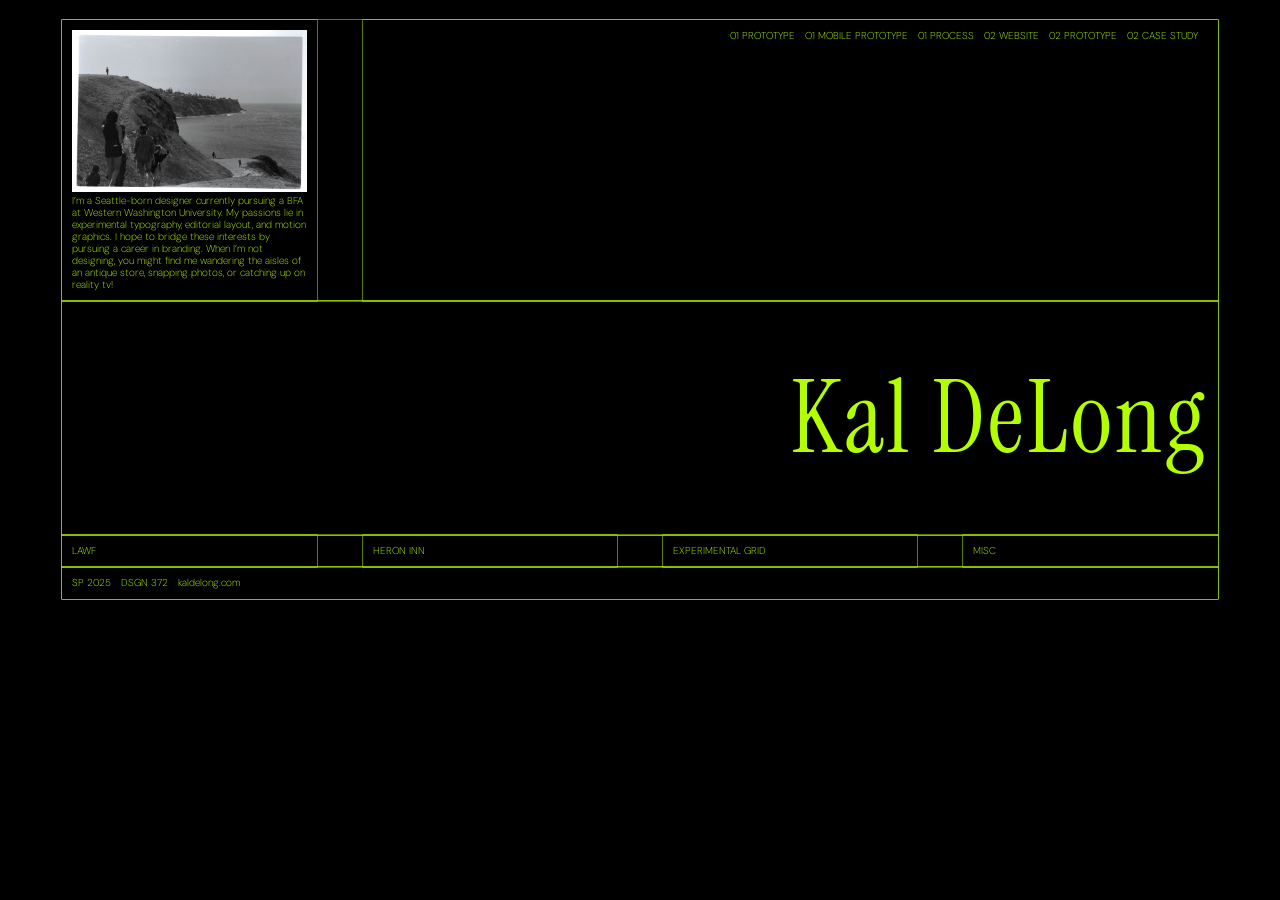
<file: index.html>
<!DOCTYPE html>
<html lang="en">
    <head>
        <link rel="preconnect" href="https://fonts.googleapis.com">
        <link rel="preconnect" href="https://fonts.gstatic.com" crossorigin>
        <link href="https://fonts.googleapis.com/css2?family=DM+Sans:ital,opsz,wght@0,9..40,100..1000;1,9..40,100..1000&display=swap" rel="stylesheet">
        <link href="https://fonts.googleapis.com/css2?family=Scope+One&display=swap" rel="stylesheet">
        <link href="https://fonts.googleapis.com/css2?family=Instrument+Serif:ital@0;1&family=Scope+One&display=swap" rel="stylesheet">
        <meta charset="UTF-8"> 
        <meta name="viewport" content="width=device-width, initial-scale=1.0">
        <title>Kal DeLong</title>

        <div>
            <link href="skeleton/css/skeleton.css" type="text/css" rel="stylesheet">
            <link href="skeleton/css/normalize.css" type="text/css" rel="stylesheet">
            <link href="stylesheet.css" type="text/css" rel="stylesheet">
        </div>
        
    
    </head>
    
    <meta name="viewport" content="width=device-width, initial-scale=1.0">
    
    <body class="container">
        <div id="wrapper">
            <div class="row">
                    <!--<div class = "columns col-3">-->
                    <div class = "three columns">
                            <!--<img src="img/IMG_8793.JPG">-->
                            <img class="imgtransition" src="img/IMG_8793.JPG">
                            <p>I’m a Seattle-born designer currently pursuing a BFA at Western Washington University. My passions lie in experimental typography, editorial layout, and motion graphics. I hope to bridge these interests by pursuing a career in branding. When I’m not designing, you might find me wandering the aisles of an antique store, snapping photos, or catching up on reality tv!</p>
                    </div>
                <!--<nav class = "columns col-9">-->
                <nav class = "nine columns">
                    <ul>
                        <li><a href="https://acrobat.adobe.com/id/urn:aaid:sc:VA6C2:a9777364-8f8b-4d7d-8044-4149bb12c97f">02 CASE STUDY</a></li> 
                        <li><a href="https://www.figma.com/proto/I78MjD3ekUsbLt2HuakYL8/history-of-dice?node-id=20-602&p=f&t=PrF6KTKvnAkfXlkL-1&scaling=scale-down&content-scaling=fixed&page-id=1%3A3&starting-point-node-id=20%3A602">02 PROTOTYPE</a></li>
                        <li><a href="https://kaldelong.github.io/project2/project2.html">02 WEBSITE</a></li> 
                        <li><a href="https://acrobat.adobe.com/id/urn:aaid:sc:VA6C2:55281421-f19f-48a8-a69b-687eef294e9c">01 PROCESS</a></li>                    
                        <li><a href="https://www.figma.com/proto/9Jy0hnOOOkxybHtymAqXyv/WMRF-Redesign-Mobile?node-id=117-1219&p=f&t=nov5M8dQpvopD4fB-1&scaling=scale-down&content-scaling=fixed&page-id=27%3A51&starting-point-node-id=117%3A1219">O1 MOBILE PROTOTYPE</a></li>  
                        <li><a href="https://www.figma.com/proto/BQN6bwV8DTfKlwvpPq33ed/WMRF-Redesign?node-id=28-844&starting-point-node-id=28%3A844&t=xDJqT4d52KNDaQeq-1">01 PROTOTYPE</a></li> 
                    </ul>
                </nav>
            </div>

            <div class = "row">
                <!--<div class = "columns col-12">-->
                <div class = "twelve columns">
                    <h1 id="name">Kal DeLong</h1>
                </div>
            </div>
       
            <div class = "row">
                <!--<div class = "columns col-3 center-center">-->
                <div class = "three columns">
                    <p><a href="https://kaldelong.com/design/lawf">LAWF</a></p>
                </div>

                <!--<div class = "columns col-3 center-center">-->
                <div class = "three columns">
                    <p><a href="https://kaldelong.com/design/heron-inn">HERON INN</a></p>
                </div>

                <!--<div class = "columns col-3 center-center">-->
                <div class = "three columns">
                    <p><a href="https://kaldelong.com/design/experimental-grids">EXPERIMENTAL GRID</a></p>
                </div>

                <!--<div class = "columns col-3 center-center">-->
                <div class = "three columns">
                    <p><a href="https://kaldelong.com/miscellaneous">MISC</a></p>
                </div>
            </div>

            

            <div class="row">
                <div class="twelve columns">
                    <footer id ="footer-li">
                        <ul>
                            <li id="footer">kaldelong.com</li>
                            <li id="footer">DSGN 372</li> 
                            <li id="footer">SP 2025</li>
                        </ul>
                    </footer>
                </div>
            </div>      
        </div>  
        


    </body>
</html>
</file>
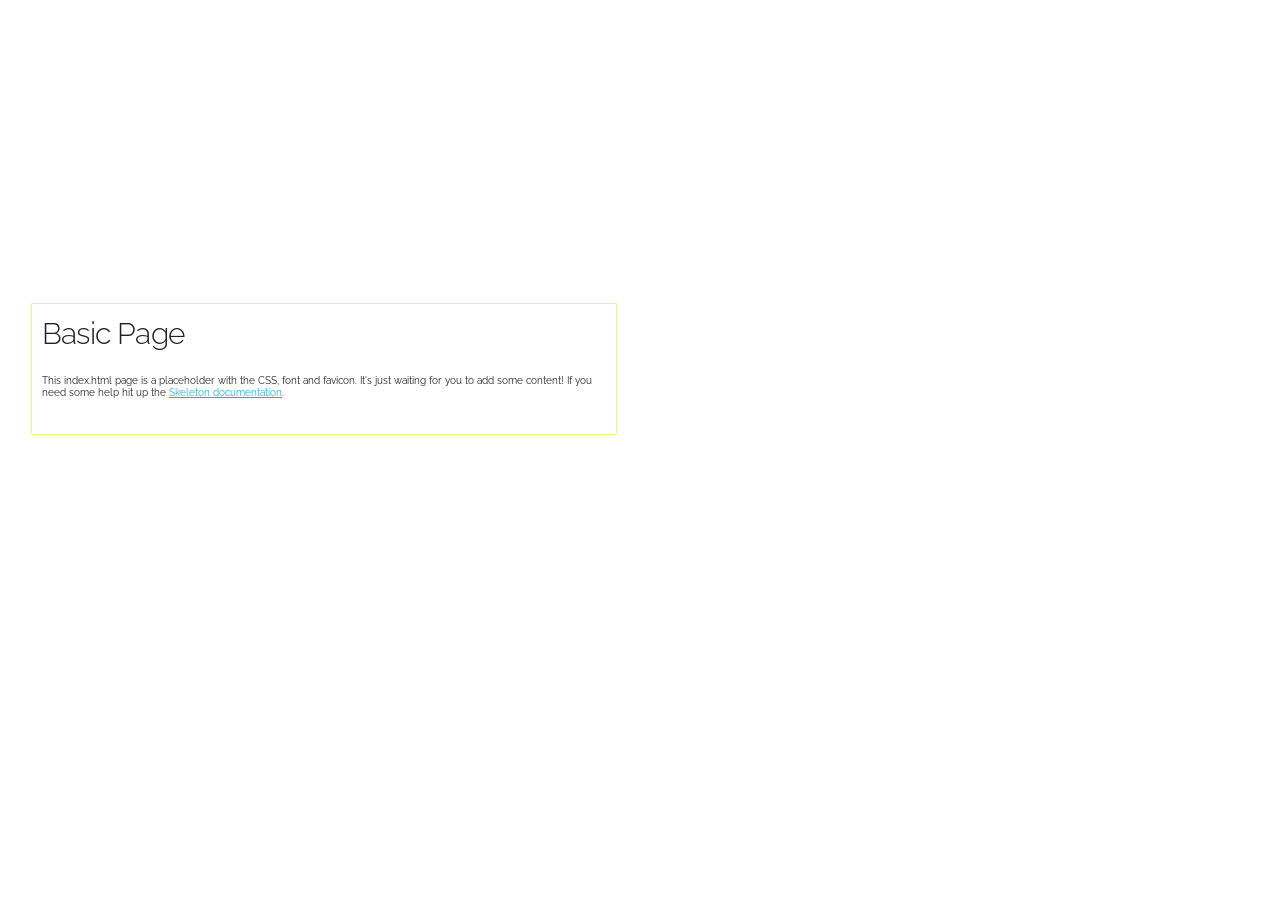
<file: skeleton/index.html>
<!DOCTYPE html>
<html lang="en">
<head>

  <!-- Basic Page Needs
  –––––––––––––––––––––––––––––––––––––––––––––––––– -->
  <meta charset="utf-8">
  <title>Your page title here :)</title>
  <meta name="description" content="">
  <meta name="author" content="">

  <!-- Mobile Specific Metas
  –––––––––––––––––––––––––––––––––––––––––––––––––– -->
  <meta name="viewport" content="width=device-width, initial-scale=1">

  <!-- FONT
  –––––––––––––––––––––––––––––––––––––––––––––––––– -->
  <link href="//fonts.googleapis.com/css?family=Raleway:400,300,600" rel="stylesheet" type="text/css">

  <!-- CSS
  –––––––––––––––––––––––––––––––––––––––––––––––––– -->
  <link rel="stylesheet" href="css/normalize.css">
  <link rel="stylesheet" href="css/skeleton.css">

  <!-- Favicon
  –––––––––––––––––––––––––––––––––––––––––––––––––– -->
  <link rel="icon" type="image/png" href="images/favicon.png">

</head>
<body>

  <!-- Primary Page Layout
  –––––––––––––––––––––––––––––––––––––––––––––––––– -->
  <div class="container">
    <div class="row">
      <div class="one-half column" style="margin-top: 25%">
        <h4>Basic Page</h4>
        <p>This index.html page is a placeholder with the CSS, font and favicon. It's just waiting for you to add some content! If you need some help hit up the <a href="http://www.getskeleton.com">Skeleton documentation</a>.</p>
      </div>
    </div>
  </div>

<!-- End Document
  –––––––––––––––––––––––––––––––––––––––––––––––––– -->
</body>
</html>
</file>
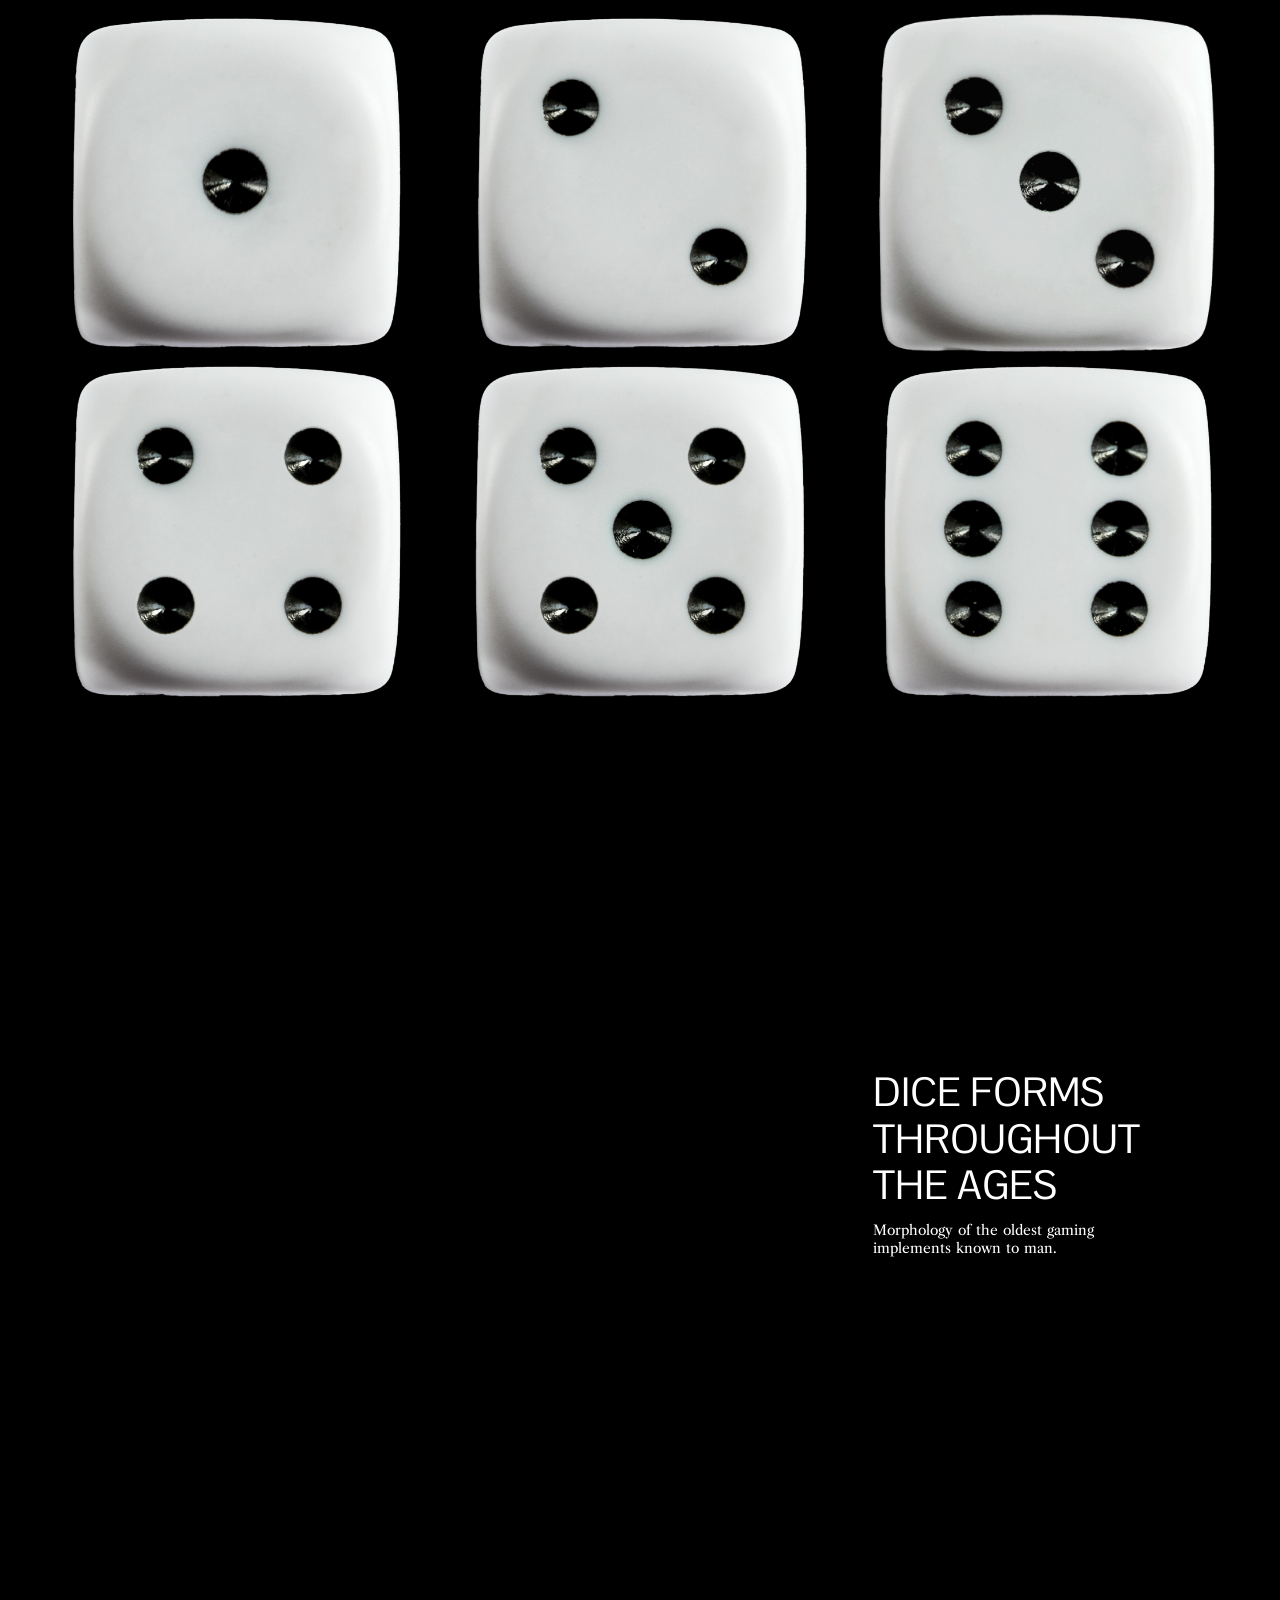
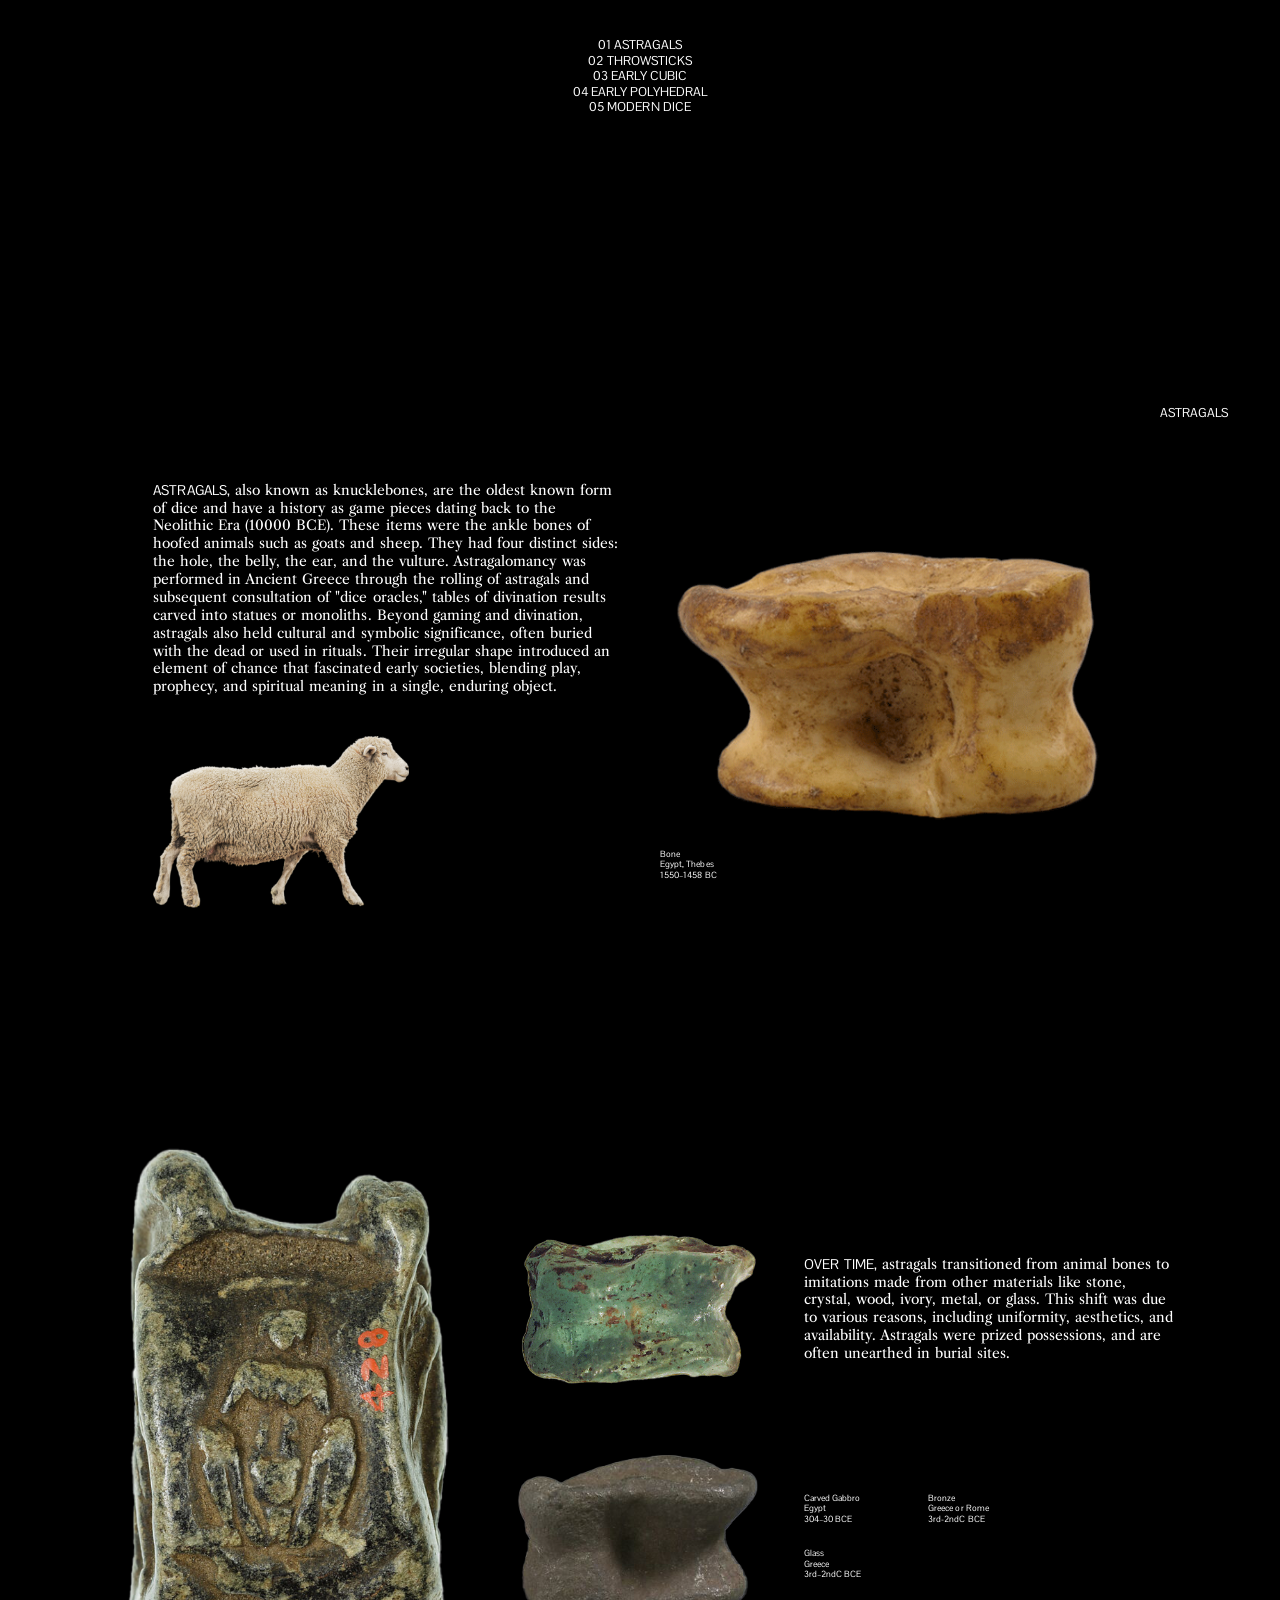
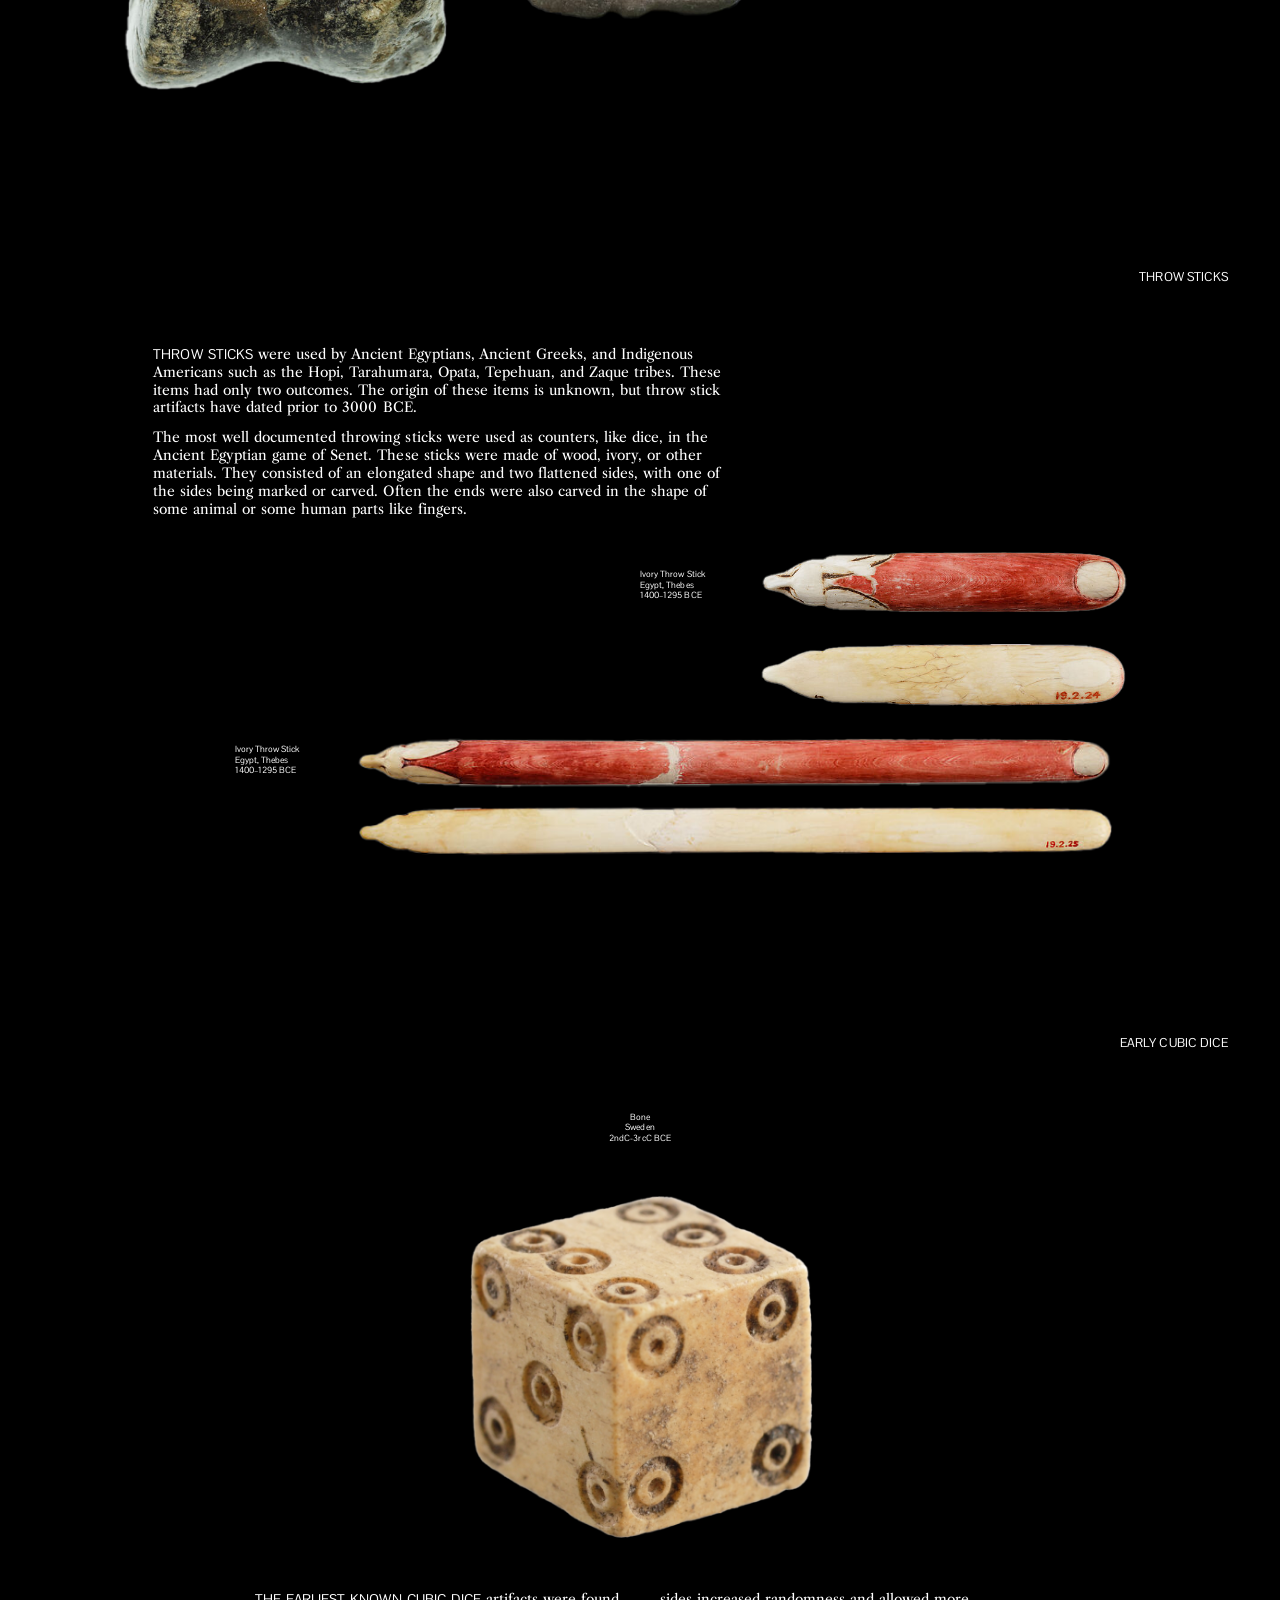
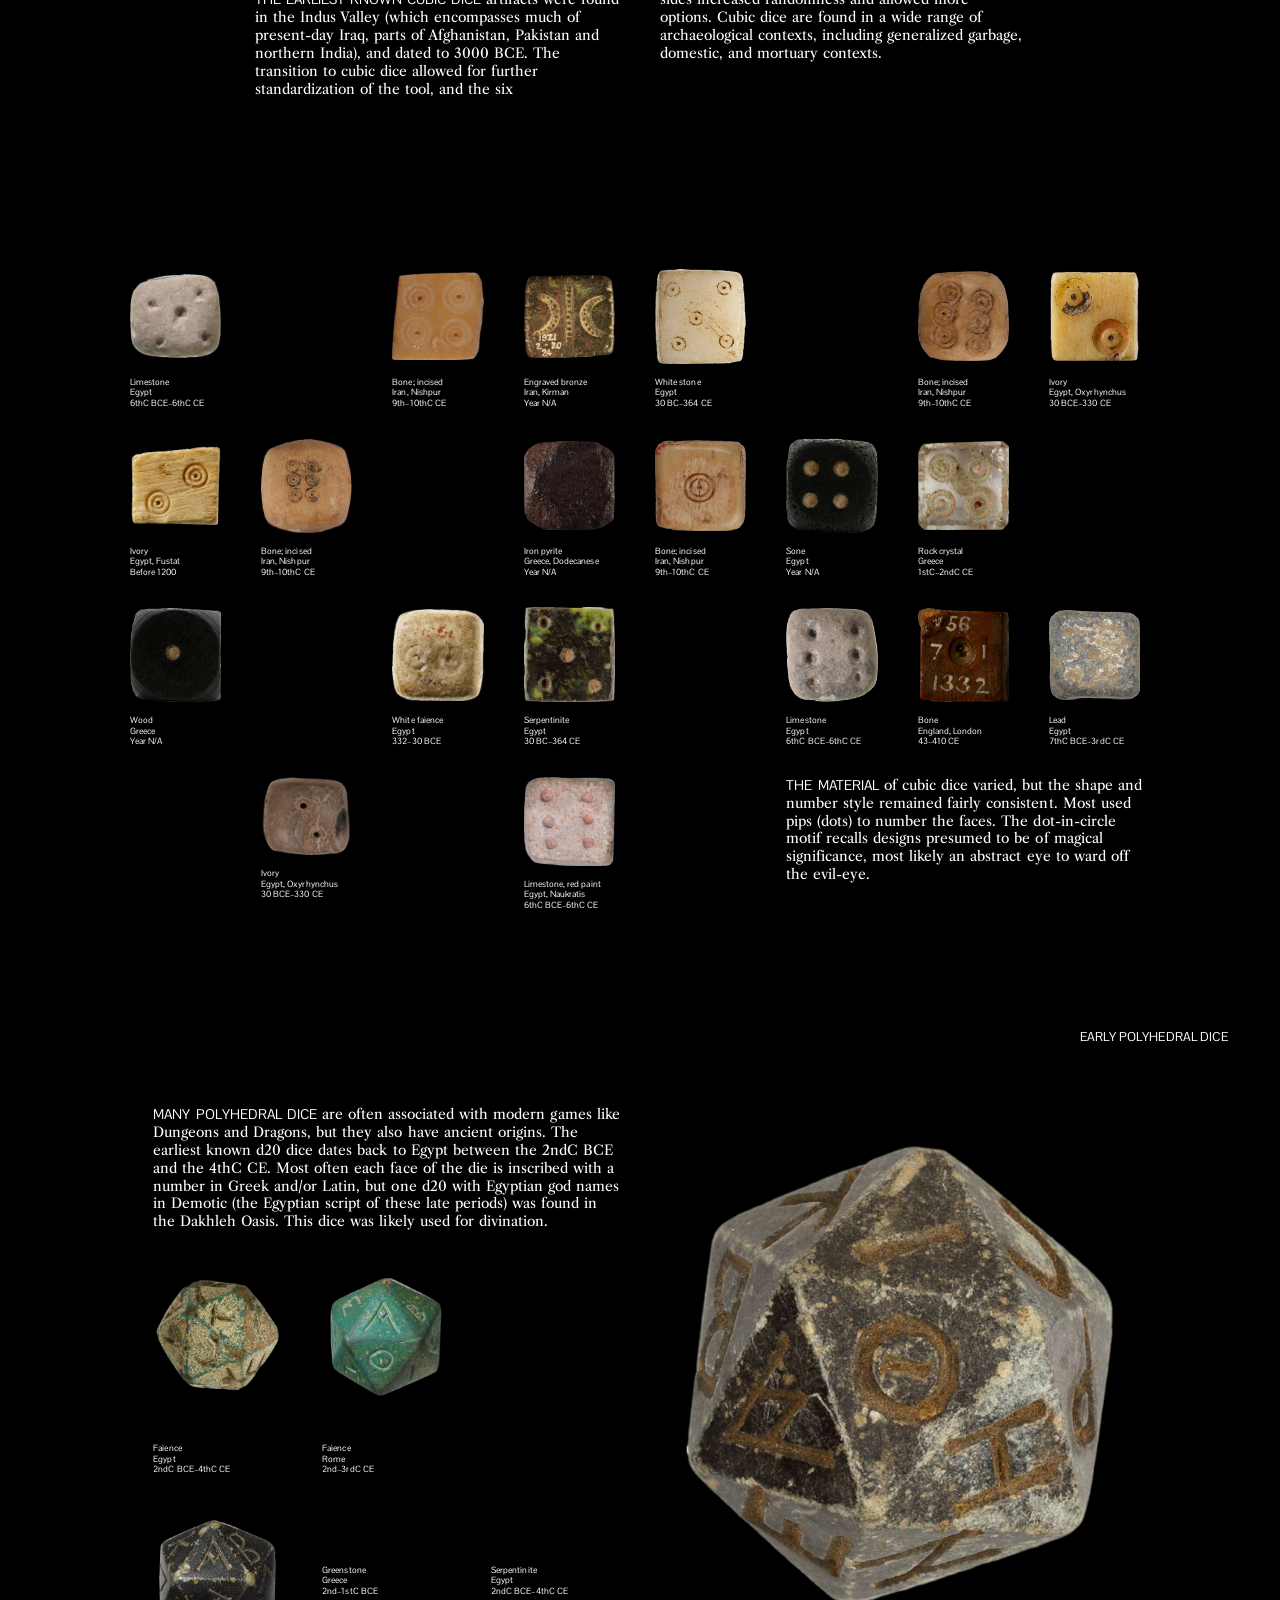
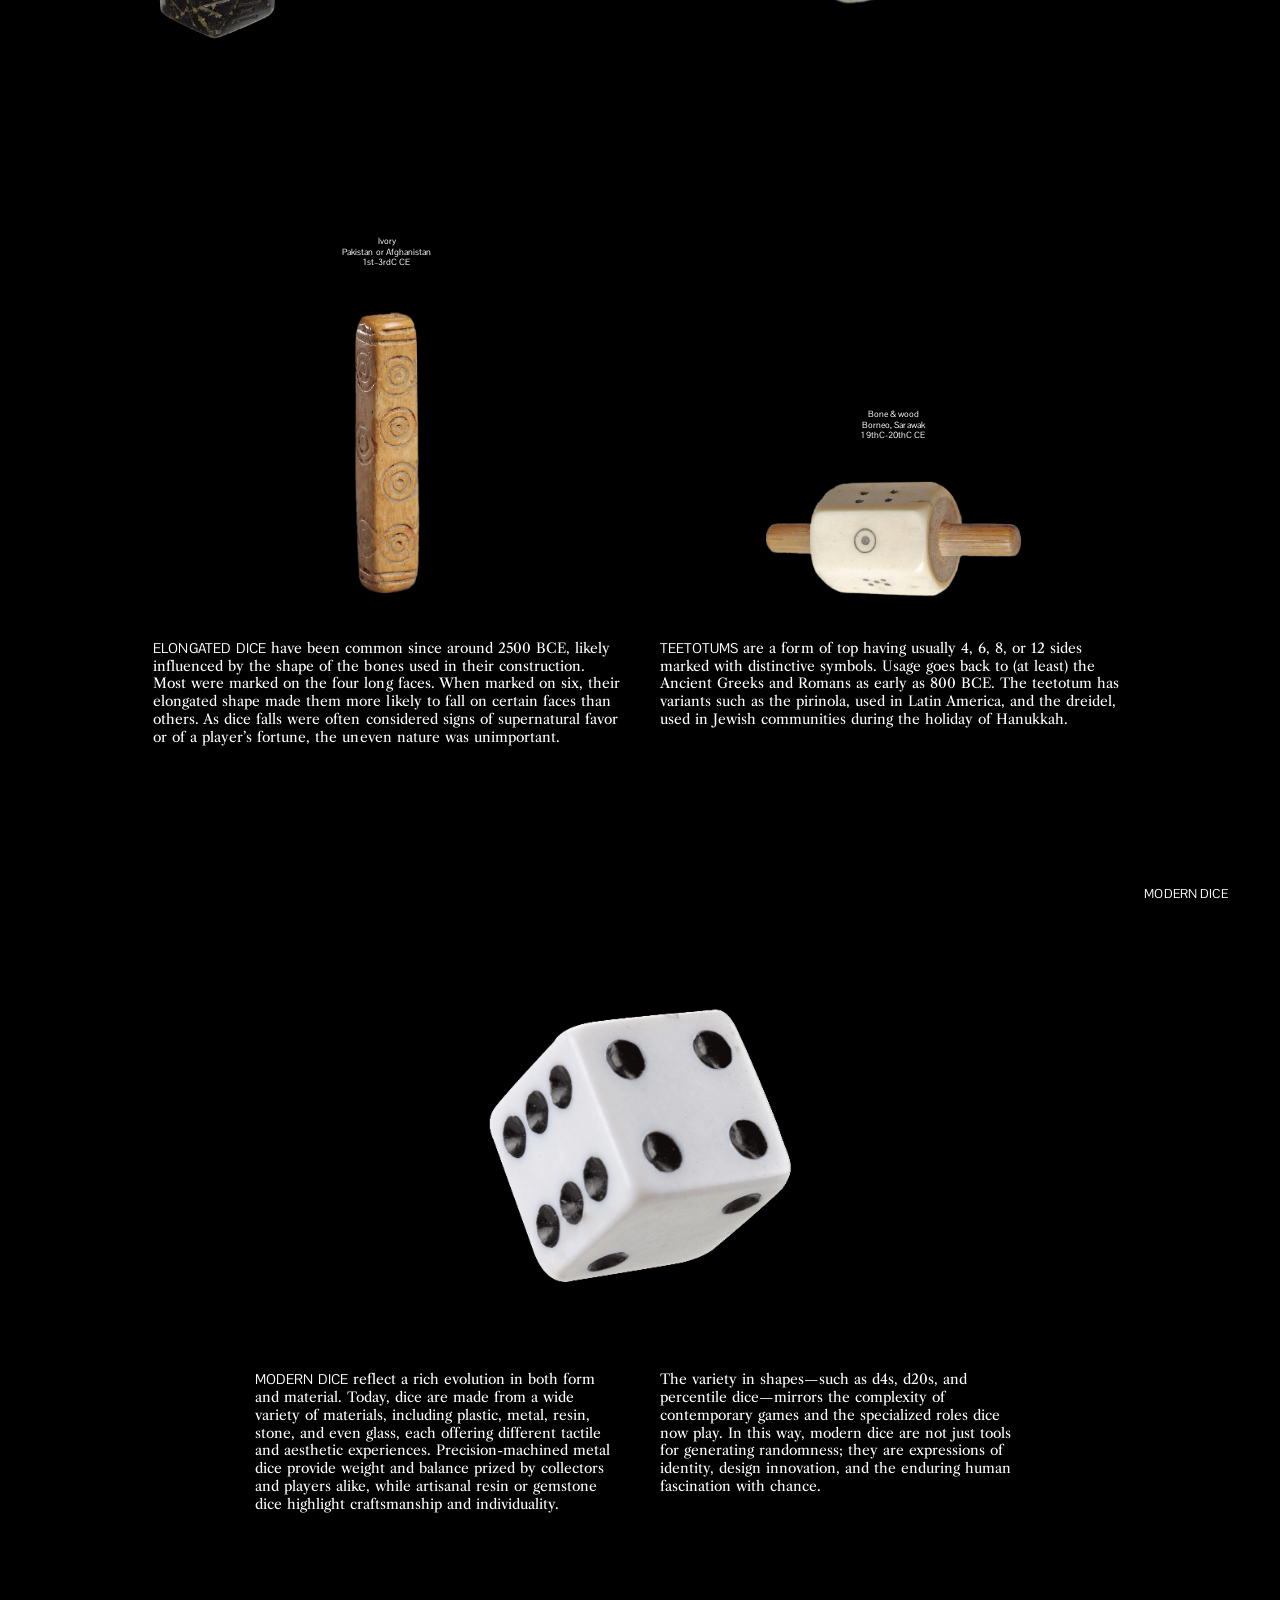
<file: project2/project2.html>
<!DOCTYPE html>
<html lang="en">
    <head>
        <link rel="preconnect" href="https://fonts.googleapis.com">
        <link rel="preconnect" href="https://fonts.gstatic.com" crossorigin>
        <link href="https://fonts.googleapis.com/css2?family=Libre+Caslon+Text:ital,wght@0,400;0,700;1,400&family=Pontano+Sans:wght@300..700&display=swap" rel="stylesheet">

        <link href="skeleton copy/css/diceskeleton.css" type="text/css" rel="stylesheet">
        <link href="skeleton copy/css/dicenormalize.css" type="text/css" rel="stylesheet">
        <link href="dice-stylesheet.css" type="text/css" rel="stylesheet">
        
        <title>Dice Forms Throughout the Ages</title>
        <meta name="viewport" content="width=device-width, initial-scale=1.0">
    </head>

    <div class="fullscreen-fill"></div>

    <body>
        <div class="container02">
            <div class="sidebar eight columns nopadding">
                <div class="six columns notoppadding">
                    <img class="u-full-width" src="dice_img/modern/classic_dice_cutout_01.png">
                    <img class="u-full-width" src="dice_img/modern/classic_dice_cutout_04.png">
                </div>
                <div class="six columns notoppadding">
                    <img class="u-full-width" src="dice_img/modern/classic_dice_cutout_02.png">
                    <img class="u-full-width" src="dice_img/modern/classic_dice_cutout_05.png">
                </div>
            </div>
          
            <div class="content four columns notoppadding">
                    <img class="u-full-width" src="dice_img/gif/modern_cycle_03B.gif">
                    <img class="u-full-width" src="dice_img/modern/classic_dice_cutout_06.png">
                    <div id="titlecontent">
                        <img id="opacity" class="u-full-width" src="dice_img/modern/classic_dice_cutout_06.png">
                        <h1>Dice Forms</h1>
                        <h1>Throughout</h1>
                        <h1>the Ages</h1>
                        <h3>Morphology of the oldest gaming</h3>
                        <h3>implements known to man.</h3>
                    </div>
            </div>
        </div>

        <div id="toc" class="row centercolumns">
            <div class="three columns">
                <h2>01 astragals</h2>
                <h2>02 throwsticks</h2>
                <h2> 03 early cubic</h2>
                <h2>04 early polyhedral</h2>
                <h2>05 modern dice</h2>
            </div>
        </div>
        
        <div class="chapter-end">
            <div class ="row headingstyle">
                <div class="twelve columns">
                    <h2>ASTRAGALS</h2>
                </div>
            </div>

            <div class="row vertcenter centercolumns">
                <div class="five columns nopadding">
                    <div class="row">
                        <div class="twelve columns">
                            <h3> <span class="h3-2">Astragals,</span> also known as knucklebones, are the oldest known form of dice and have a history as game pieces dating back to the Neolithic Era (10000 BCE). These items were the ankle bones of hoofed animals such as goats and sheep. They had four distinct sides: the hole, the belly, the ear, and the vulture. Astragalomancy was performed in Ancient Greece through the rolling of astragals and subsequent consultation of "dice oracles," tables of divination results carved into statues or monoliths. Beyond gaming and divination, astragals also held cultural and symbolic significance, often buried with the dead or used in rituals. Their irregular shape introduced an element of chance that fascinated early societies, blending play, prophecy, and spiritual meaning in a single, enduring object.</h3>
                        </div>
                    </div>
                    <div class="row">
                        <div class="seven columns">
                            <img class="u-full-width" src="dice_img/non-dice/sheep.png">
                        </div>
                    </div>
                </div>
                <div class="five columns">
                    <img class="u-full-width" src="dice_img/gif/knucklebone_cycle_01.gif">
                    <p>Bone</p> <p>Egypt, Thebes</p> <p>1550–1458 BC</p>
                </div>
            </div>
        </div>
        
        <div class="section-end">
            <div class ="row vertcenter centercolumns">
                <div class="four columns">
                    <img class="u-full-width" src="dice_img/non-cubic/knucklebone_cycle_02A.png">
                </div>
                <div class="seven columns nopadding">
                    <div class="row vertcenter">
                        <div class="five columns">
                            <img class="u-full-width" src="dice_img/gif/knucklebone_cutout_glass.gif">
                        </div>
                        <div class="seven columns">
                            <h3> <span class="h3-2">Over time,</span> astragals transitioned from animal bones to imitations made from other materials like stone, crystal, wood, ivory, metal, or glass. This shift was due to various reasons, including uniformity, aesthetics, and availability. Astragals were prized possessions, and are often unearthed in burial sites. </h3>
                        </div>
                    </div>
                    <div class="row vertcenter">
                        <div class="five columns">
                            <img class="u-full-width" src="dice_img/non-cubic/knucklebone_cutout_02.png">
                        </div>
                        <div class="seven columns">
                            <div class="row">
                                <div class="four columns nopadding">
                                    <p>Carved Gabbro</p> <p>Egypt</p> <p>304–30 BCE</p>
                                    <br>
                                    <br>
                                    <p>Glass</p> <p>Greece</p> <p>3rd–2ndC BCE</p>
                                </div>
                                <div class="four columns nopadding">
                                    <p>Bronze</p> <p>Greece or Rome</p> <p>3rd-2ndC BCE</p>
                                </div>
                            </div>
                        </div>
                    </div>
                </div>
            </div>
        </div>

        <div class="chapter-end vertcenter">
            <div class ="row headingstyle">
                <div class="twelve columns">
                    <h2>THROW STICKS</h2>
                </div>
            </div>
            
            <div class="row">
                <div class="six columns offset-by-one">
                    <h3> <span class="h3-2">Throw Sticks</span> were used by Ancient Egyptians, Ancient Greeks, and Indigenous Americans such as the Hopi, Tarahumara, Opata, Tepehuan, and Zaque tribes. These items had only two outcomes. The origin of these items is unknown, but throw stick artifacts have dated prior to 3000 BCE.</h3>
                    <br>
                    <h3>The most well documented throwing sticks were used as counters, like dice, in the Ancient Egyptian game of Senet. These sticks were made of wood, ivory, or other materials. They consisted of an elongated shape and two flattened sides, with one of the sides being marked or carved. Often the ends were also carved in the shape of some animal or some human parts like fingers.</h3>
                </div>
            </div>

            <div class="row vertcenter">
                <div class="one column offset-by-six nopadding">
                    <p>Ivory Throw Stick</p> <p>Egypt, Thebes</p> <p>1400–1295 BCE</p>
                </div>
                <div class="four columns nopadding">
                    <img class="u-full-width" src="dice_img/non-cubic/stick_cycle_02A.png">
                </div>
            </div>

            <div class="row">
                <div class="four columns offset-by-seven nopadding">
                    <img class="u-full-width" src="dice_img/non-cubic/stick_cycle_02B.png">
                </div>
            </div>

            <div class="row vertcenter">
                <div class="one column offset-by-two nopadding">
                    <p>Ivory Throw Stick</p> <p>Egypt, Thebes</p> <p>1400–1295 BCE</p>
                </div>
                <div class="eight columns nopadding">
                    <img class="u-full-width" src="dice_img/non-cubic/stick_cycle_01B.png">
                </div>
            </div>
            <div class="row">
                <div class="eight columns offset-by-three nopadding">
                    <img class="u-full-width" src="dice_img/non-cubic/stick_cycle_01A.png">
                </div>
            </div>
        </div>


        <div class="chapter-end vertcenter">
            <div class ="row headingstyle">
                <div class="twelve columns">
                    <h2>EARLY CUBIC DICE</h2>
                </div>
            </div>

            <div class="row">
                <div class="four columns offset-by-four centertext">
                    <p>Bone</p> <p>Sweden</p> <p>2ndC-3rcC BCE</p>
                </div>
            </div>
            <div class="row">
                <div class="four columns offset-by-four centertext">
                    <img class="u-full-width" src="dice_img/cubic/34_cutout_01.png">
                </div>
            </div>
            <div class="row">
                <div class="four columns offset-by-two">
                    <h3> <span class="h3-2">The earliest known cubic dice</span> artifacts were found in the Indus Valley (which encompasses much of present-day Iraq, parts of Afghanistan, Pakistan and northern India), and dated to 3000 BCE. The transition to cubic dice allowed for further standardization of the tool, and the six </h3>
                </div>
                <div class="four columns">
                    <h3>sides increased randomness and allowed more options. Cubic dice are found in a wide range of archaeological contexts, including generalized garbage, domestic, and mortuary contexts.</h3>
                </div>
            </div>
        </div>


        <div class="section-end">
            <div class="row vertcenter centercolumns">
                <div class="one column noleftpadding marginright">
                    <img class="u-full-width" src="dice_img/cubic/dice_cutout_09.png">
                </div>
                <div class="one column noleftpadding marginright">
                </div>
                <div class="one column noleftpadding marginright">
                    <img class="u-full-width" src="dice_img/cubic/dice_cutout_02D.png">
                </div>
                <div class="one column noleftpadding marginright">
                    <img class="u-full-width" src="dice_img/cubic/dice_cutout_06.png">
                </div>
                <div class="one column noleftpadding marginright">
                    <img class="u-full-width" src="dice_img/cubic/dice_cutout_10.png">
                </div>
                <div class="one column noleftpadding marginright">
                </div>
                <div class="one column noleftpadding marginright">
                    <img class="u-full-width" src="dice_img/cubic/dice_cutout_02B.png">
                </div>
                <div class="one column noleftpadding">
                    <img class="u-full-width" src="dice_img/gif/dice_cycle_03.gif">
                </div>
            </div>
        

            <div class="row centercolumns">
                <div class="one column nopadding marginright">
                    <p>Limestone</p> <p>Egypt</p> <p>6thC BCE–6thC CE</p>
                </div>
                <div class="one column nopadding marginright">
                </div>
                <div class="one column nopadding marginright">
                    <p>Bone; incised</p> <p>Iran, Nishpur</p> <p>9th–10thC CE</p>
                </div>
                <div class="one column nopadding marginright">
                    <p>Engraved bronze</p> <p>Iran, Kirman</p> <p>Year N/A</p>
                </div>
                <div class="one column nopadding marginright">
                    <p>White stone</p> <p>Egypt</p> <p>30 BC–364 CE</p>
                </div>
                <div class="one column nopadding marginright">
                </div>
                <div class="one column nopadding marginright">
                    <p>Bone; incised</p> <p>Iran, Nishpur</p> <p>9th–10thC CE</p>
                </div>
                <div class="one column nopadding">
                    <p>Ivory</p> <p>Egypt, Oxyrhynchus</p> <p>30 BCE–330 CE</p>
                </div>
            </div>

            <div class="row vertcenter centercolumns margintop">
                <div class="one column noleftpadding marginright">
                    <img class="u-full-width" src="dice_img/gif/dice_cycle_01.gif">
                </div>
                <div class="one column noleftpadding marginright">
                    <img class="u-full-width" src="dice_img/cubic/dice_cutout_02C.png">
                </div>
                <div class="one column noleftpadding marginright">
                </div>
                <div class="one column noleftpadding marginright">
                    <img class="u-full-width" src="dice_img/cubic/dice_cutout_12.png">
                </div>
                <div class="one column noleftpadding marginright">
                    <img class="u-full-width" src="dice_img/cubic/dice_cutout_02.png">
                </div>
                <div class="one column noleftpadding marginright">
                    <img class="u-full-width" src="dice_img/cubic/dice_cycle_04_cutout_4.png">
                </div>
                <div class="one column noleftpadding marginright">
                    <img class="u-full-width" src="dice_img/cubic/dice_cutout_04.png">
                </div>
                <div class="one column noleftpadding">
                </div>
            </div>

            <div class="row centercolumns">
                <div class="one column nopadding marginright">
                    <p>Ivory</p> <p>Egypt, Fustat</p> <p>Before 1200</p>
                </div>
                <div class="one column nopadding marginright">
                    <p>Bone; incised</p> <p>Iran, Nishpur</p> <p>9th–10thC CE</p>
                </div>
                <div class="one column nopadding marginright">
                </div>
                <div class="one column nopadding marginright">
                    <p>Iron pyrite</p> <p>Greece, Dodecanese</p> <p>Year N/A</p>
                </div>
                <div class="one column nopadding marginright">
                    <p>Bone; incised</p> <p>Iran, Nishpur</p> <p>9th–10thC CE</p>
                </div>
                <div class="one column nopadding marginright">
                    <p>Sone</p> <p>Egypt</p> <p>Year N/A</p>
                </div>
                <div class="one column nopadding marginright">
                    <p>Rock crystal</p> <p>Greece</p> <p>1stC–2ndC CE</p>
                </div>
                <div class="one column nopadding">
                </div>
            </div>

            <div class="row vertcenter centercolumns margintop">
                <div class="one column noleftpadding marginright">
                    <img class="u-full-width" src="dice_img/cubic/dice_cycle_04_cutout_1.png">
                </div>
                <div class="one column noleftpadding marginright">
                </div>
                <div class="one column noleftpadding marginright">
                    <img class="u-full-width" src="dice_img/cubic/dice_cutout_11.png">
                </div>
                <div class="one column noleftpadding marginright">
                    <img class="u-full-width" src="dice_img/cubic/dice_cutout_01.png">
                </div>
                <div class="one column noleftpadding marginright">
                </div>
                <div class="one column noleftpadding marginright">
                    <img class="u-full-width" src="dice_img/cubic/dice_cutout_14.png">
                </div>
                <div class="one column noleftpadding marginright">
                    <img class="u-full-width" src="dice_img/cubic/dice_cutout_13.png">
                </div>
                <div class="one column noleftpadding">
                    <img class="u-full-width" src="dice_img/cubic/dice_cutout_05.png">
                </div>
            </div>

            <div class="row centercolumns">
                <div class="one column nopadding marginright">
                    <p>Wood</p> <p>Greece</p> <p>Year N/A</p> 
                </div>
                <div class="one column nopadding marginright">
                </div>
                <div class="one column nopadding marginright">
                    <p>White faience</p> <p>Egypt</p> <p>332–30 BCE</p>
                </div>
                <div class="one column nopadding marginright">
                    <p>Serpentinite</p> <p>Egypt</p> <p>30 BC–364 CE</p>
                </div>
                <div class="one column nopadding marginright">
                </div>
                <div class="one column nopadding marginright">
                    <p>Limestone</p> <p>Egypt</p> <p>6thC BCE–6thC CE</p>
                </div>
                <div class="one column nopadding marginright">
                    <p>Bone</p> <p>England, London</p> <p>43–410 CE</p>
                </div>
                <div class="one column nopadding">
                    <p>Lead</p> <p>Egypt</p> <p>7thC BCE–3rdC CE</p>
                </div>
            </div>


            <div class="row centercolumns margintop">
                <div class="one column nopadding marginright">
                </div>
                <div class="one column nopadding marginright">
                    <div class="row">
                        <div id="cyclegif02" class="twelve columns noleftpadding">
                            <img class="u-full-width" src="dice_img/gif/dice_cycle_02.gif">
                        </div>
                    </div>
                    <div class="row">
                        <div class="twelve columns nopadding">
                            <p>Ivory</p> <p>Egypt, Oxyrhynchus</p> <p>30 BCE–330 CE</p>
                        </div>
                    </div>
                </div>
                <div class="one column nopadding marginright">
                </div>
                <div class="one column nopadding marginright">
                    <div class="row">
                        <div class="twelve columns noleftpadding">
                            <img class="u-full-width" src="dice_img/cubic/dice_cutout_03.png">
                        </div>
                    </div>
                    <div class="row">
                        <div class="twelve columns nopadding">
                            <p>Limestone, red paint</p> <p>Egypt, Naukratis</p> <p>6thC BCE–6thC CE</p>
                        </div>
                    </div>
                </div>
                <div class="one column nopadding marginright">
                </div>
                <div id="cubicvariety" class="three columns nopadding">
                    <h3> <span class="h3-2">The material</span> of cubic dice varied, but the shape and number style remained fairly consistent. Most used pips (dots) to number the faces. The dot-in-circle motif recalls designs presumed to be of magical significance, most likely an abstract eye to ward off the evil-eye.</h3>
                </div>
            </div>
        </div>

        <div class="chapter-end">
            <div class ="row headingstyle">
                <div class="twelve columns">
                    <h2>EARLY POLYHEDRAL DICE</h2>
                </div>
            </div>
            <div class="row vertcenter">
                <div class="five columns offset-by-one nopadding">
                    <div class="row">
                        <div class="twelve columns">
                            <h3> <span class="h3-2">Many polyhedral dice</span> are often associated with modern games like Dungeons and Dragons, but they also have ancient origins. The earliest known d20 dice dates back to Egypt between the 2ndC BCE and the 4thC CE. Most often each face of the die is inscribed with a number in Greek and/or Latin, but one d20 with Egyptian god names in Demotic (the Egyptian script of these late periods) was found in the Dakhleh Oasis. This dice was likely used for divination.</h3>
                        </div>
                    </div>
                    <div class="row">
                        <div class="four columns">
                            <img class="u-full-width" src="dice_img/non-cubic/d20_cutout_02.png">
                        </div>
                        <div class="four columns">
                            <img class="u-full-width" src="dice_img/non-cubic/d20_cutout_03.png">
                        </div>
                    </div>
                    <div class="row">
                        <div class="four columns">
                            <p>Faience</p> <p>Egypt</p> <p>2ndC BCE–4thC CE</p>
                        </div>
                        <div class="four columns">
                            <p>Faience</p> <p>Rome</p> <p>2nd–3rdC CE</p>
                        </div>
                    </div>
                    <div class="row vertcenter">
                        <div class="four columns">
                            <img class="u-full-width" src="dice_img/non-cubic/d20_cutout_01.png">
                        </div>
                        <div class="four columns">
                            <p>Greenstone</p> <p>Greece</p> <p>2nd–1stC BCE</p>
                        </div>
                        <div class="four columns">
                            <p>Serpentinite</p> <p>Egypt</p> <p>2ndC BCE–4thC CE</p>
                        </div>
                    </div>
                </div>
                <div class="five columns">
                    <img class="u-full-width" src="dice_img/non-cubic/d20_cutout_05.png">
                </div>
            </div>
        </div>


        <div class="section-end">
            <div class="row centercolumns vertbottom">
                <div class="five columns nopadding">
                    <div class="row centercolumns">
                        <div class="four columns centertext">
                            <p>Ivory</p> <p>Pakistan or Afghanistan</p> <p>1st–3rdC CE</p>
                        </div>
                    </div>
                    <div class="row centercolumns">
                        <div class="three columns">
                            <img class="u-full-width" src="dice_img/non-cubic/long_cutout_01.png">
                        </div>
                    </div>
                </div>
                <div class="five columns nopadding">
                    <div class="row centercolumns">
                        <div class="four columns centertext">
                            <p>Bone & wood</p> <p>Borneo, Sarawak</p> <p>19thC-20thC CE</p> 
                        </div>
                    </div>
                    <div class="row centercolumns">
                        <div class="seven columns">
                            <img class="u-full-width" src="dice_img/non-cubic/teetotum_cutout_01.png">
                        </div>
                    </div>
                </div>
            </div>
            <div class="row centercolumns">
                <div class="five columns">
                    <h3> <span class="h3-2">Elongated dice</span> have been common since around 2500 BCE, likely influenced by the shape of the bones used in their construction. Most were marked on the four long faces. When marked on six, their elongated shape made them more likely to fall on certain faces than others. As dice falls were often considered signs of supernatural favor or of a player’s fortune, the uneven nature was unimportant.</h3>
                </div>
                <div class="five columns">
                    <h3> <span class="h3-2">Teetotums</span> are a form of top having usually 4, 6, 8, or 12 sides marked with distinctive symbols. Usage goes back to (at least) the Ancient Greeks and Romans as early as 800 BCE. The teetotum has variants such as the pirinola, used in Latin America, and the dreidel, used in Jewish communities during the holiday of Hanukkah.</h3>
                </div>
            </div>
        </div>

        <div class="chapter-end">
            <div class ="row headingstyle">
                <div class="twelve columns">
                    <h2>MODERN DICE</h2>
                </div>
            </div>
            <div class="row">
                <div class="four columns offset-by-four centertext">
                    <img class="u-full-width" src="dice_img/gif/modern_rotating_cycle.gif">
                </div>
            </div>
            <div class="row">
                <div class="four columns offset-by-two">
                    <h3> <span class="h3-2">Modern dice</span> reflect a rich evolution in both form and material. Today, dice are made from a wide variety of materials, including plastic, metal, resin, stone, and even glass, each offering different tactile and aesthetic experiences. Precision-machined metal dice provide weight and balance prized by collectors and players alike, while artisanal resin or gemstone dice highlight craftsmanship and individuality. </h3>
                </div>
                <div class="four columns">
                    <h3>The variety in shapes—such as d4s, d20s, and percentile dice—mirrors the complexity of contemporary games and the specialized roles dice now play. In this way, modern dice are not just tools for generating randomness; they are expressions of identity, design innovation, and the enduring human fascination with chance. </h3>
                </div>
            </div>
        </div>
    </body>
</html>
</file>
<file: skeleton/css/skeleton.css>
/*
* Skeleton V2.0.4
* Copyright 2014, Dave Gamache
* www.getskeleton.com
* Free to use under the MIT license.
* http://www.opensource.org/licenses/mit-license.php
* 12/29/2014
*/


/* Table of contents
––––––––––––––––––––––––––––––––––––––––––––––––––
- Grid
- Base Styles
- Typography
- Links
- Buttons
- Forms
- Lists
- Code
- Tables
- Spacing
- Utilities
- Clearing
- Media Queries
*/


/* Grid
–––––––––––––––––––––––––––––––––––––––––––––––––– */
.container {
  position: relative;
  width: 80%;
  /*max-width: 960px;*/
  margin: 0 auto;
  box-sizing: border-box; }
.column,
.columns {
  width: 100%;
  float: left;
  box-sizing: border-box;
  box-shadow:0px 0px 0px 0.5px #b3ff00;
}

/* For devices larger than 400px */
@media (min-width: 400px) {
  .container {
    width: 95%;
    padding: 0; }
}

/* For devices larger than 550px */
@media (min-width: 550px) {
  .container {
    width: 95%; }
  .column,
  .columns {
    padding:1em;
    margin-left: 4%;

  }
  .column:first-child,
  .columns:first-child {
    margin-left: 0; }

  .one.column,
  .one.columns                    { width: 4.66666666667%; }
  .two.columns                    { width: 13.3333333333%; }
  .three.columns                  { width: 22%;            }
  .four.columns                   { width: 30.6666666667%; }
  .five.columns                   { width: 39.3333333333%; }
  .six.columns                    { width: 48%;            }
  .seven.columns                  { width: 56.6666666667%; }
  .eight.columns                  { width: 65.3333333333%; }
  .nine.columns                   { width: 74.0%;          }
  .ten.columns                    { width: 82.6666666667%; }
  .eleven.columns                 { width: 91.3333333333%; }
  .twelve.columns                 { width: 100%; margin-left: 0; }

  .one-third.column               { width: 30.6666666667%; }
  .two-thirds.column              { width: 65.3333333333%; }

  .one-half.column                { width: 48%; }

  /* Offsets */
  .offset-by-one.column,
  .offset-by-one.columns          { margin-left: 8.66666666667%; }
  .offset-by-two.column,
  .offset-by-two.columns          { margin-left: 17.3333333333%; }
  .offset-by-three.column,
  .offset-by-three.columns        { margin-left: 26%;            }
  .offset-by-four.column,
  .offset-by-four.columns         { margin-left: 34.6666666667%; }
  .offset-by-five.column,
  .offset-by-five.columns         { margin-left: 43.3333333333%; }
  .offset-by-six.column,
  .offset-by-six.columns          { margin-left: 52%;            }
  .offset-by-seven.column,
  .offset-by-seven.columns        { margin-left: 60.6666666667%; }
  .offset-by-eight.column,
  .offset-by-eight.columns        { margin-left: 69.3333333333%; }
  .offset-by-nine.column,
  .offset-by-nine.columns         { margin-left: 78.0%;          }
  .offset-by-ten.column,
  .offset-by-ten.columns          { margin-left: 86.6666666667%; }
  .offset-by-eleven.column,
  .offset-by-eleven.columns       { margin-left: 95.3333333333%; }

  .offset-by-one-third.column,
  .offset-by-one-third.columns    { margin-left: 34.6666666667%; }
  .offset-by-two-thirds.column,
  .offset-by-two-thirds.columns   { margin-left: 69.3333333333%; }

  .offset-by-one-half.column,
  .offset-by-one-half.columns     { margin-left: 52%; }

}


/* Base Styles
–––––––––––––––––––––––––––––––––––––––––––––––––– */
/* NOTE
html is set to 62.5% so that all the REM measurements throughout Skeleton
are based on 10px sizing. So basically 1.5rem = 15px :) */
html {
  font-size: 62.5%; }
body {
  font-size: 1em; /* currently ems cause chrome bug misinterpreting rems on body element */
  line-height: 1.2;
  font-weight: 400;
  font-family: "Raleway", "HelveticaNeue", "Helvetica Neue", Helvetica, Arial, sans-serif;
  color: #222; }


/* Typography
–––––––––––––––––––––––––––––––––––––––––––––––––– */
h1, h2, h3, h4, h5, h6 {
  margin-top: 0;
  margin-bottom: 2rem;
  font-weight: 300; }
h1 { font-size: 4.0rem; line-height: 1.2;  letter-spacing: -.1rem;}
h2 { font-size: 3.6rem; line-height: 1.25; letter-spacing: -.1rem; }
h3 { font-size: 3.0rem; line-height: 1.3;  letter-spacing: -.1rem; }
h4 { font-size: 2.4rem; line-height: 1.35; letter-spacing: -.08rem; }
h5 { font-size: 1.8rem; line-height: 1.5;  letter-spacing: -.05rem; }
h6 { font-size: 1.5rem; line-height: 1.6;  letter-spacing: 0; }

/* Larger than phablet */
@media (min-width: 550px) {
  h1 { font-size: 5.0rem; }
  h2 { font-size: 4.2rem; }
  h3 { font-size: 3.6rem; }
  h4 { font-size: 3.0rem; }
  h5 { font-size: 2.4rem; }
  h6 { font-size: 1.5rem; }
}

p {
  margin-top: 0; }


/* Links
–––––––––––––––––––––––––––––––––––––––––––––––––– */
a {
  color: #1EAEDB; }
a:hover {
  color: #0FA0CE; }


/* Buttons
–––––––––––––––––––––––––––––––––––––––––––––––––– */
.button,
button,
input[type="submit"],
input[type="reset"],
input[type="button"] {
  display: inline-block;
  height: 38px;
  padding: 0 30px;
  color: #555;
  text-align: center;
  font-size: 11px;
  font-weight: 600;
  line-height: 38px;
  letter-spacing: .1rem;
  text-transform: uppercase;
  text-decoration: none;
  white-space: nowrap;
  background-color: transparent;
  border-radius: 4px;
  border: 1px solid #bbb;
  cursor: pointer;
  box-sizing: border-box; }
.button:hover,
button:hover,
input[type="submit"]:hover,
input[type="reset"]:hover,
input[type="button"]:hover,
.button:focus,
button:focus,
input[type="submit"]:focus,
input[type="reset"]:focus,
input[type="button"]:focus {
  color: #333;
  border-color: #888;
  outline: 0; }
.button.button-primary,
button.button-primary,
input[type="submit"].button-primary,
input[type="reset"].button-primary,
input[type="button"].button-primary {
  color: #FFF;
  background-color: #33C3F0;
  border-color: #33C3F0; }
.button.button-primary:hover,
button.button-primary:hover,
input[type="submit"].button-primary:hover,
input[type="reset"].button-primary:hover,
input[type="button"].button-primary:hover,
.button.button-primary:focus,
button.button-primary:focus,
input[type="submit"].button-primary:focus,
input[type="reset"].button-primary:focus,
input[type="button"].button-primary:focus {
  color: #FFF;
  background-color: #1EAEDB;
  border-color: #1EAEDB; }


/* Forms
–––––––––––––––––––––––––––––––––––––––––––––––––– */
input[type="email"],
input[type="number"],
input[type="search"],
input[type="text"],
input[type="tel"],
input[type="url"],
input[type="password"],
textarea,
select {
  height: 38px;
  padding: 6px 10px; /* The 6px vertically centers text on FF, ignored by Webkit */
  background-color: #fff;
  border: 1px solid #D1D1D1;
  border-radius: 4px;
  box-shadow: none;
  box-sizing: border-box; }
/* Removes awkward default styles on some inputs for iOS */
input[type="email"],
input[type="number"],
input[type="search"],
input[type="text"],
input[type="tel"],
input[type="url"],
input[type="password"],
textarea {
  -webkit-appearance: none;
     -moz-appearance: none;
          appearance: none; }
textarea {
  min-height: 65px;
  padding-top: 6px;
  padding-bottom: 6px; }
input[type="email"]:focus,
input[type="number"]:focus,
input[type="search"]:focus,
input[type="text"]:focus,
input[type="tel"]:focus,
input[type="url"]:focus,
input[type="password"]:focus,
textarea:focus,
select:focus {
  border: 1px solid #33C3F0;
  outline: 0; }
label,
legend {
  display: block;
  margin-bottom: .5rem;
  font-weight: 600; }
fieldset {
  padding: 0;
  border-width: 0; }
input[type="checkbox"],
input[type="radio"] {
  display: inline; }
label > .label-body {
  display: inline-block;
  margin-left: .5rem;
  font-weight: normal; }


/* Lists
–––––––––––––––––––––––––––––––––––––––––––––––––– */
ul {
  list-style: circle inside; }
ol {
  list-style: decimal inside; }
ol, ul {
  padding-left: 0;
  margin-top: 0; }
ul ul,
ul ol,
ol ol,
ol ul {
  margin: 1.5rem 0 1.5rem 3rem;
  font-size: 90%; }
li {
  margin-bottom: 1rem; }


/* Code
–––––––––––––––––––––––––––––––––––––––––––––––––– */
code {
  padding: .2rem .5rem;
  margin: 0 .2rem;
  font-size: 90%;
  white-space: nowrap;
  background: #F1F1F1;
  border: 1px solid #E1E1E1;
  border-radius: 4px; }
pre > code {
  display: block;
  padding: 1rem 1.5rem;
  white-space: pre; }


/* Tables
–––––––––––––––––––––––––––––––––––––––––––––––––– */
th,
td {
  padding: 12px 15px;
  text-align: left;
  border-bottom: 1px solid #E1E1E1; }
th:first-child,
td:first-child {
  padding-left: 0; }
th:last-child,
td:last-child {
  padding-right: 0; }


/* Spacing
–––––––––––––––––––––––––––––––––––––––––––––––––– */
button,
.button {
  margin-bottom: 1rem; }
input,
textarea,
select,
fieldset {
  margin-bottom: 1.5rem; }
pre,
blockquote,
dl,
figure,
table,
p,
ul,
ol,
form {
  margin-bottom: 2.5rem; }


/* Utilities
–––––––––––––––––––––––––––––––––––––––––––––––––– */
.u-full-width {
  width: 100%;
  box-sizing: border-box; }
.u-max-full-width {
  max-width: 100%;
  box-sizing: border-box; }
.u-pull-right {
  float: right; }
.u-pull-left {
  float: left; }


/* Misc
–––––––––––––––––––––––––––––––––––––––––––––––––– */
hr {
  margin-top: 3rem;
  margin-bottom: 3.5rem;
  border-width: 0;
  border-top: 1px solid #E1E1E1; }


/* Clearing
–––––––––––––––––––––––––––––––––––––––––––––––––– */

/* Self Clearing Goodness */
.container:after,
.row:after,
.u-cf {
  content: "";
  display: table;
  clear: both; }


/* Media Queries
–––––––––––––––––––––––––––––––––––––––––––––––––– */
/*
Note: The best way to structure the use of media queries is to create the queries
near the relevant code. For example, if you wanted to change the styles for buttons
on small devices, paste the mobile query code up in the buttons section and style it
there.
*/


/* Larger than mobile */
@media (min-width: 400px) {}

/* Larger than phablet (also point when grid becomes active) */
@media (min-width: 550px) {}

/* Larger than tablet */
@media (min-width: 750px) {}

/* Larger than desktop */
@media (min-width: 1000px) {}

/* Larger than Desktop HD */
@media (min-width: 1200px) {}
</file>
<file: stylesheet.css>
#wrapper {width: 95%; margin:auto; padding-top:2em;}

body{
    /*background-image: url("img/Texturelabs_Paper_243XL.jpg");
        background-size:cover;
        background-repeat:inherit;
        background-color: rgba(0,0,0,0.4);
        background-blend-mode: darken;*/
    font-family: "DM Sans", sans-serif;
        font-weight: 200;
        font-style: normal;
        color: #b3ff00;
    animation-name: background-color;
    animation-duration: 4s;
    animation-timing-function: ease-in-out;
    animation-iteration-count: 1;
    animation-fill-mode: forwards;
}

@keyframes background-color{
    0% {background-color: #b3ff00;}
    100% {background-color: black;}
}

.imgtransition {
    width:100%;
    transition: all 3s;
    transition-timing-function: ease-in-out;
  
    &:hover {
      transform: rotate(1080deg);
    }
  }

img{
    animation-name: photo;
    animation-duration: 4s;
    animation-timing-function: ease-in-out;
}

@keyframes photo {
    0% {opacity: 0%;}
    100% {opacity: 100%}
}

.row {
    z-index: -5;
    display: flex;
    box-shadow:0px 0px 0px 0.5px #b3ff00
}

p,ul,footer,nav,li{
    margin:0;
}

h1{
    font-family: "Instrument Serif", serif;
    font-weight: 400;
    font-size: 10em;
    font-style: normal;
    color: #b3ff00;
    line-height: 80%;
    letter-spacing: 3px;
    text-transform: capitalize;
}

#name{
    text-align: right;
}

ul{
    list-style-type: none;
    padding:0;
}

li{
    display:inline;
    float:right;
    padding-right:1em;
}

footer{
    padding:0;
    margin:0;
}

#footer-li{
    display:inline;
    float:left;
    padding-right:1em;
}

a:link { 
    color: #b3ff00; 
    text-decoration: none;
    } 
a:visited { 
    color: #b3ff00; 
    text-decoration: none;
    }
a:hover { 
    color: white; 
    text-decoration: none;
    }









/*  OLD CSS
* {
    margin:0; padding:0;
    box-sizing:border-box;
}

body{
    background-image: url("img/Texturelabs_Paper_243XL.jpg");
        background-size:cover;
        background-repeat:inherit;
        background-color: rgba(0,0,0,0.4);
        background-blend-mode: darken;
    z-index: -2;
    font-family: "DM Sans", sans-serif;
        font-weight: 200;
        font-style: normal;
        font-size: .8em;
        color: #b3ff00;
        text-align:left;
}

#wrapper {width: 95%; margin:auto;}

.green {color: #b3ff00;}
.black {color: #000000}
.white {color: #ffffff}

.columns {
    float:left;
    box-shadow:0px 0px 0px 0.5px #b3ff00;
    padding:1em;
    
}
.col-1 {width: 8.33%;}
.col-2 {width: 16.66%;}
.col-3 {width: 25%;}
.col-4 {width: 33.33%;}
.col-5 {width: 41.66%;}
.col-6 {width: 50%;}
.col-7 {width: 58.33%;}
.col-8 {width: 66.66%;}
.col-9 {width: 75%;}
.col-10 {width: 83.33%;}
.col-11 {width: 91.66%;}
.col-12 {width: 100%;}

.relative{
    position:relative;
}

.sticky{
    position:sticky;
    bottom: 0;
    left: 0;
    float:none;
}

.fixed{
    position:fixed;
    top:0;
}

.absolute{
    position: absolute;
    bottom: 0;
    right: 0;
}

.clear-left{
    clear:left;
}

.center-center{
    align-items:center;
    justify-items: center;
}


nav{
    font-family: "DM Sans", sans-serif;
    font-weight: 200;
    font-style: normal;
    font-size: .8em;
    color: #b3ff00;
    z-index: 5;
}

ul{
    list-style-type: none;
    padding:0;
}

li{
    display:inline;
    float:right;
    padding-right:1em;
}

#footer-li{
    display:inline;
    float:left;
    padding-right:1em;
    padding-top: 5em;
}

footer {
    font-family: "DM Sans", sans-serif;
    font-weight: 200;
    font-style: normal;
    font-size: .8em;
    color: #b3ff00;
    text-align:left;
}

img{
    width: 100%;
    height: auto;
}

h1{
    font-family: "Instrument Serif", serif;
    font-weight: 400;
    font-style: normal;
    font-size: 10em;
    color: #b3ff00;
    line-height: 100%;
    letter-spacing: 3px;
    text-transform: capitalize;
    text-align: right;
}

hr {
    border-color: #b3ff00;
}

a:link { 
    color: #b3ff00; 
    text-decoration: none;
    text-decoration: underline wavy;
    text-underline-offset: 3px;
    text-decoration-thickness: 0.06em;
    } 
a:visited { 
    color: #b3ff00; 
    text-decoration: none;
    text-decoration: underline wavy;
    text-underline-offset: 3px;
    text-decoration-thickness: 0.06em;
    }
a:hover { 
    color: white; 
    text-decoration: none;
    text-decoration: underline wavy;
    text-underline-offset: 3px;
    text-decoration-thickness: 0.06em;
    }



@media only screen and (max-width: 480px) { 
    .row{
        display:block;
    }
    .columns {
        float: left;
        padding:1em;
        margin:0;
    }
    .col-1 {width: 100%;}
    .col-2 {width: 100%;}
    .col-3 {width: 100%;}
    .col-4 {width: 100%;}
    .col-5 {width: 100%;}
    .col-6 {width: 100%;}
    .col-7 {width: 100%;}
    .col-8 {width: 100%;}
    .col-9 {width: 100%;}
    .col-10 {width: 100%;}
    .col-11 {width: 100%;}
    .col-12 {width: 100%;}
    
}
</file>
<file: project2/skeleton copy/css/diceskeleton.css>
/*
* Skeleton V2.0.4
* Copyright 2014, Dave Gamache
* www.getskeleton.com
* Free to use under the MIT license.
* http://www.opensource.org/licenses/mit-license.php
* 12/29/2014
*/


/* Table of contents
––––––––––––––––––––––––––––––––––––––––––––––––––
- Grid
- Base Styles
- Typography
- Links
- Buttons
- Forms
- Lists
- Code
- Tables
- Spacing
- Utilities
- Clearing
- Media Queries
*/


/* Grid
–––––––––––––––––––––––––––––––––––––––––––––––––– */
.container {
  position: relative;
  width: 80%;
  /*max-width: 960px;*/
  margin: 0 auto;
  box-sizing: border-box; }
.column,
.columns {
  width: 100%;
  float: left;
  box-sizing: border-box;
  /*box-shadow:0px 0px 0px 0.5px #b3ff00;*/
}

/* For devices larger than 400px */
@media (min-width: 400px) {
  .container {
    width: 95%;
    padding: 0; }
}

/* For devices larger than 550px */
/*@media (min-width: 550px) {
  .container {
    width: 95%; }
  .column,
  .columns {
    margin-left: 4%;
    box-shadow:0px 0px 0px 0.5px #b3ff00;

  }
  .column:first-child,
  .columns:first-child {
    margin-left: 0; }

  .one.column,
  .one.columns                    { width: 4.66666666667%; }
  .two.columns                    { width: 13.3333333333%; }
  .three.columns                  { width: 22%;            }
  .four.columns                   { width: 30.6666666667%; }
  .five.columns                   { width: 39.3333333333%; }
  .six.columns                    { width: 48%;            }
  .seven.columns                  { width: 56.6666666667%; }
  .eight.columns                  { width: 65.3333333333%; }
  .nine.columns                   { width: 74.0%;          }
  .ten.columns                    { width: 82.6666666667%; }
  .eleven.columns                 { width: 91.3333333333%; }
  .twelve.columns                 { width: 100%; margin-left: 0; }

  .one-third.column               { width: 30.6666666667%; }
  .two-thirds.column              { width: 65.3333333333%; }

  .one-half.column                { width: 8.66666666663%; }


  .offset-by-one.column,
  .offset-by-one.columns          { margin-left: 8.66666666667%; }
  .offset-by-two.column,
  .offset-by-two.columns          { margin-left: 17.3333333333%; }
  .offset-by-three.column,
  .offset-by-three.columns        { margin-left: 26%;            }
  .offset-by-four.column,
  .offset-by-four.columns         { margin-left: 34.6666666667%; }
  .offset-by-five.column,
  .offset-by-five.columns         { margin-left: 43.3333333333%; }
  .offset-by-six.column,
  .offset-by-six.columns          { margin-left: 52%;            }
  .offset-by-seven.column,
  .offset-by-seven.columns        { margin-left: 60.6666666667%; }
  .offset-by-eight.column,
  .offset-by-eight.columns        { margin-left: 69.3333333333%; }
  .offset-by-nine.column,
  .offset-by-nine.columns         { margin-left: 78.0%;          }
  .offset-by-ten.column,
  .offset-by-ten.columns          { margin-left: 86.6666666667%; }
  .offset-by-eleven.column,
  .offset-by-eleven.columns       { margin-left: 95.3333333333%; }

  .offset-by-one-third.column,
  .offset-by-one-third.columns    { margin-left: 34.6666666667%; }
  .offset-by-two-thirds.column,
  .offset-by-two-thirds.columns   { margin-left: 69.3333333333%; }

  .offset-by-one-half.column,
  .offset-by-one-half.columns     { margin-left: 52%; }

}*/


/* Base Styles
–––––––––––––––––––––––––––––––––––––––––––––––––– */
/* NOTE
html is set to 62.5% so that all the REM measurements throughout Skeleton
are based on 10px sizing. So basically 1.5rem = 15px :) */
html {
  font-size: 62.5%; }
body {
  font-size: 1em; /* currently ems cause chrome bug misinterpreting rems on body element */
  line-height: 1.2;
  font-weight: 400;
  font-family: "Raleway", "HelveticaNeue", "Helvetica Neue", Helvetica, Arial, sans-serif;
  color: white; }


/* Typography
–––––––––––––––––––––––––––––––––––––––––––––––––– */
h1, h2, h3, h4, h5, h6 {
  margin-top: 0;
  margin-bottom:0;
  font-weight: 300; }
h1 { font-size: 4.0rem; line-height: 1.2;  letter-spacing: -.1rem;}
h2 { font-size: 3.6rem; line-height: 1.25; letter-spacing: -.1rem; }
h3 { font-size: 3.0rem; line-height: 1.3;  letter-spacing: -.1rem; }
h4 { font-size: 2.4rem; line-height: 1.35; letter-spacing: -.08rem; }
h5 { font-size: 1.8rem; line-height: 1.5;  letter-spacing: -.05rem; }
h6 { font-size: 1.5rem; line-height: 1.6;  letter-spacing: 0; }

/* Larger than phablet */
@media (min-width: 550px) {
  h1 { font-size: 5.0rem; }
  h2 { font-size: 4.2rem; }
  h3 { font-size: 3.6rem; }
  h4 { font-size: 3.0rem; }
  h5 { font-size: 2.4rem; }
  h6 { font-size: 1.5rem; }
}

p {
  margin-top: 0; }


/* Links
–––––––––––––––––––––––––––––––––––––––––––––––––– */
a {
  color: #1EAEDB; }
a:hover {
  color: #0FA0CE; }


/* Buttons
–––––––––––––––––––––––––––––––––––––––––––––––––– */
.button,
button,
input[type="submit"],
input[type="reset"],
input[type="button"] {
  display: inline-block;
  height: 38px;
  padding: 0 30px;
  color: #555;
  text-align: center;
  font-size: 11px;
  font-weight: 600;
  line-height: 38px;
  letter-spacing: .1rem;
  text-transform: uppercase;
  text-decoration: none;
  white-space: nowrap;
  background-color: transparent;
  border-radius: 4px;
  border: 1px solid #bbb;
  cursor: pointer;
  box-sizing: border-box; }
.button:hover,
button:hover,
input[type="submit"]:hover,
input[type="reset"]:hover,
input[type="button"]:hover,
.button:focus,
button:focus,
input[type="submit"]:focus,
input[type="reset"]:focus,
input[type="button"]:focus {
  color: #333;
  border-color: #888;
  outline: 0; }
.button.button-primary,
button.button-primary,
input[type="submit"].button-primary,
input[type="reset"].button-primary,
input[type="button"].button-primary {
  color: #FFF;
  background-color: #33C3F0;
  border-color: #33C3F0; }
.button.button-primary:hover,
button.button-primary:hover,
input[type="submit"].button-primary:hover,
input[type="reset"].button-primary:hover,
input[type="button"].button-primary:hover,
.button.button-primary:focus,
button.button-primary:focus,
input[type="submit"].button-primary:focus,
input[type="reset"].button-primary:focus,
input[type="button"].button-primary:focus {
  color: #FFF;
  background-color: #1EAEDB;
  border-color: #1EAEDB; }


/* Forms
–––––––––––––––––––––––––––––––––––––––––––––––––– */
input[type="email"],
input[type="number"],
input[type="search"],
input[type="text"],
input[type="tel"],
input[type="url"],
input[type="password"],
textarea,
select {
  height: 38px;
  padding: 6px 10px; /* The 6px vertically centers text on FF, ignored by Webkit */
  background-color: #fff;
  border: 1px solid #D1D1D1;
  border-radius: 4px;
  box-shadow: none;
  box-sizing: border-box; }
/* Removes awkward default styles on some inputs for iOS */
input[type="email"],
input[type="number"],
input[type="search"],
input[type="text"],
input[type="tel"],
input[type="url"],
input[type="password"],
textarea {
  -webkit-appearance: none;
     -moz-appearance: none;
          appearance: none; }
textarea {
  min-height: 65px;
  padding-top: 6px;
  padding-bottom: 6px; }
input[type="email"]:focus,
input[type="number"]:focus,
input[type="search"]:focus,
input[type="text"]:focus,
input[type="tel"]:focus,
input[type="url"]:focus,
input[type="password"]:focus,
textarea:focus,
select:focus {
  border: 1px solid #33C3F0;
  outline: 0; }
label,
legend {
  display: block;
  margin-bottom: .5rem;
  font-weight: 600; }
fieldset {
  padding: 0;
  border-width: 0; }
input[type="checkbox"],
input[type="radio"] {
  display: inline; }
label > .label-body {
  display: inline-block;
  margin-left: .5rem;
  font-weight: normal; }


/* Lists
–––––––––––––––––––––––––––––––––––––––––––––––––– */
ul {
  list-style: circle inside; }
ol {
  list-style: decimal inside; }
ol, ul {
  padding-left: 0;
  margin-top: 0; }
ul ul,
ul ol,
ol ol,
ol ul {
  margin: 1.5rem 0 1.5rem 3rem;
  font-size: 90%; }
li {
  margin-bottom: 1rem; }


/* Code
–––––––––––––––––––––––––––––––––––––––––––––––––– */
code {
  padding: .2rem .5rem;
  margin: 0 .2rem;
  font-size: 90%;
  white-space: nowrap;
  background: #F1F1F1;
  border: 1px solid #E1E1E1;
  border-radius: 4px; }
pre > code {
  display: block;
  padding: 1rem 1.5rem;
  white-space: pre; }


/* Tables
–––––––––––––––––––––––––––––––––––––––––––––––––– */
th,
td {
  padding: 12px 15px;
  text-align: left;
  border-bottom: 1px solid #E1E1E1; }
th:first-child,
td:first-child {
  padding-left: 0; }
th:last-child,
td:last-child {
  padding-right: 0; }


/* Spacing
–––––––––––––––––––––––––––––––––––––––––––––––––– */
button,
.button {
  margin-bottom: 1rem; }
input,
textarea,
select,
fieldset {
  margin-bottom: 1.5rem; }
pre,
blockquote,
dl,
figure,
table,
p,
ul,
ol,
form {
  margin-bottom: 2.5rem; }


/* Utilities
–––––––––––––––––––––––––––––––––––––––––––––––––– */
.u-full-width {
  width: 100%;
  box-sizing: border-box; }
.u-max-full-width {
  max-width: 100%;
  box-sizing: border-box; }
.u-pull-right {
  float: right; }
.u-pull-left {
  float: left; }


/* Misc
–––––––––––––––––––––––––––––––––––––––––––––––––– */
hr {
  margin-top: 3rem;
  margin-bottom: 3.5rem;
  border-width: 0;
  border-top: 1px solid #E1E1E1; }


/* Clearing
–––––––––––––––––––––––––––––––––––––––––––––––––– */

/* Self Clearing Goodness */
.container:after,
.row:after,
.u-cf {
  content: "";
  display: table;
  clear: both; }


/* Media Queries
–––––––––––––––––––––––––––––––––––––––––––––––––– */
/*
Note: The best way to structure the use of media queries is to create the queries
near the relevant code. For example, if you wanted to change the styles for buttons
on small devices, paste the mobile query code up in the buttons section and style it
there.
*/


/* Larger than mobile */
@media (min-width: 400px) {}

/* Larger than phablet (also point when grid becomes active) */
@media (min-width: 550px) {}

/* Larger than tablet */
@media (min-width: 750px) {}

/* Larger than desktop */
@media (min-width: 1000px) {}

/* Larger than Desktop HD */
@media (min-width: 1200px) {}
</file>
<file: project2/dice-stylesheet.css>
body{
    width:95%;
    margin: auto;
    margin-top: 1rem;
    background-color: black;
}

.row {
    display: flex;
    padding:0;
    margin: auto;
}

/* LANDING PAGE 1/3 SCROLL */
.container02 {
    display: flex;
    margin: 0 auto;
}

.sidebar {
    position: sticky;
    top:0rem;
    align-self: start; /* important for flex children */
}

.content {
    flex-grow: 1;
    padding-bottom: 5rem;
}

/* STYLE CLASSES */

.section-end{
    margin-bottom: 10rem;
}

.chapter-end{
    margin-bottom: 15rem;
}

.vertcenter{
    align-items:center;
}

.vertbottom{
    align-items: end;
}

.centercolumns{
    justify-content: center;
}

h1{ /*title*/
    font-family: "Pontano Sans", sans-serif;
    font-size: 4rem;
    font-weight: 400;
    font-style: normal;
    text-transform: uppercase;
    letter-spacing: 0.005rem;
    line-height: 50%;
}

h2{ /*section headers*/
    font-family: "Pontano Sans", sans-serif;
    font-size: 1.25rem;
    font-weight: 400;
    font-style: normal;
    text-transform: uppercase;
    letter-spacing: 0.005rem;
}

h3{ /*body text*/
    font-size: 1.375rem;
    font-family: "Libre Caslon Text", serif;
    font-weight: 400;
    font-style: normal;
    word-spacing: 1px;
    letter-spacing: 0.0005rem;
}

.h3-2{ /*body text 02*/
    font-family: "Pontano Sans", sans-serif;
    font-weight: 400;
    font-style: normal;
    text-transform:uppercase;
    word-spacing: 2px;
    letter-spacing: 0.005rem;
}

p{ /*captions*/
    padding:0;
    margin:0;
    font-family: "Pontano Sans", sans-serif;
    font-size: 0.875rem;
    font-weight: 400;
    font-style: normal;
    letter-spacing: 0.005rem;
}

.headingstyle{ /*chapter headings*/
    position:relative;
    text-align: right;
    padding-bottom: 2rem;
    margin:0;
}


/* REMOVED MARGIN BETWEEN COLUMNS FOR CONSISTENT MARGINS WHEN USING COLUMNS WITHIN COLUMNS */

@media (min-width: 550px) {
    .container {
      width: 100%; }
    .column,
    .columns {
      margin-left: 0;
      /*box-shadow:0px 0px 0px 0.5px #b3ff00; */
      z-index: 6;
      padding: 2rem;
  
    }
  
    .one.column,
    .one.columns                    {width: 8.3333333333%; }
    .two.columns                    { width: 16.6666666667%; }
    .three.columns                  { width: 25%;            }
    .four.columns                   { width: 33.3333333333%; }
    .five.columns                   { width: 41.6666666667%; }
    .six.columns                    { width: 50%;            }
    .seven.columns                  { width: 58.3333333333%; }
    .eight.columns                  { width: 66.6666666667%; }
    .nine.columns                   { width: 75%;          }
    .ten.columns                    { width: 83.3333333333%; }
    .eleven.columns                 { width: 91.6666666667%; }
    .twelve.columns                 { width: 100%; margin-left: 0; }
  
    .one-third.column               { width: 30.6666666667%; }
    .two-thirds.column              { width: 65.3333333333%; }
  
    .one-half.column                { width: 8.66666666663%; }
  
    /* Offsets */
    .offset-by-one.column,
    .offset-by-one.columns          {margin-left: 8.3333333333%; }
    .offset-by-two.column,
    .offset-by-two.columns          { margin-left: 16.6666666667%; }
    .offset-by-three.column,
    .offset-by-three.columns        { margin-left: 25%;            }
    .offset-by-four.column,
    .offset-by-four.columns         { margin-left: 33.3333333333%; }
    .offset-by-five.column,
    .offset-by-five.columns         { margin-left: 41.6666666667%; }
    .offset-by-six.column,
    .offset-by-six.columns          { margin-left: 50%;            }
    .offset-by-seven.column,
    .offset-by-seven.columns        { margin-left: 58.3333333333%; }
    .offset-by-eight.column,
    .offset-by-eight.columns        { margin-left: 66.6666666667%; }
    .offset-by-nine.column,
    .offset-by-nine.columns         { margin-left: 75%;          }
    .offset-by-ten.column,
    .offset-by-ten.columns          { margin-left: 83.3333333333; }
    .offset-by-eleven.column,
    .offset-by-eleven.columns       { margin-left: 91.6666666667%; }
  
    .offset-by-one-third.column,
    .offset-by-one-third.columns    { margin-left: 34.6666666667%; }
    .offset-by-two-thirds.column,
    .offset-by-two-thirds.columns   { margin-left: 69.3333333333%; }
  
    .offset-by-one-half.column,
    .offset-by-one-half.columns     { margin-left: 50%; }
  
  }

.margintop{
    margin-top: 3rem;
}

.nopadding{
    padding: 0;
}

.noleftpadding{
    padding: 1rem;
    padding-top: 0;
    padding-left:0;
}

.notoppadding{
    padding:3rem;
    padding-top: 0rem;
}

.marginright{
    margin-right: 3rem;
}

#cubicvariety{ /*text spans three columns + custom margins*/
    width: calc(25% + 6rem);
}

#toc{
    text-align:center;
    margin-top: 30rem;
    margin-bottom: 25rem;
}

.centertext{
    text-align:center;
}

#opacity{
    opacity: 0%;
}

#titlecontent{
    margin-bottom: 3rem;
}

/* ANIMATIONS & TRANSITIONS */

.fullscreen-fill {
    position: fixed;
    top: 0;
    left: 0;
    width: 100vw;         /* Full viewport width */
    height: 100vh;        /* Full viewport height */
    z-index: 100;
    animation-name: fill-color;
    animation-duration: 4s;
    animation-timing-function: ease-in;
    animation-fill-mode: forwards;
}

@keyframes fill-color{
    0% {background: black;}
    100% {background: rgb(0, 0, 0, 0);}
}
</file>
<file: project2/skeleton copy/css/dicenormalize.css>
/*! normalize.css v3.0.2 | MIT License | git.io/normalize */

/**
 * 1. Set default font family to sans-serif.
 * 2. Prevent iOS text size adjust after orientation change, without disabling
 *    user zoom.
 */

html {
  font-family: sans-serif; /* 1 */
  -ms-text-size-adjust: 100%; /* 2 */
  -webkit-text-size-adjust: 100%; /* 2 */
}

/**
 * Remove default margin.
 */

body {
  margin: 0;
}

/* HTML5 display definitions
   ========================================================================== */

/**
 * Correct `block` display not defined for any HTML5 element in IE 8/9.
 * Correct `block` display not defined for `details` or `summary` in IE 10/11
 * and Firefox.
 * Correct `block` display not defined for `main` in IE 11.
 */

article,
aside,
details,
figcaption,
figure,
footer,
header,
hgroup,
main,
menu,
nav,
section,
summary {
  display: block;
}

/**
 * 1. Correct `inline-block` display not defined in IE 8/9.
 * 2. Normalize vertical alignment of `progress` in Chrome, Firefox, and Opera.
 */

audio,
canvas,
progress,
video {
  display: inline-block; /* 1 */
  vertical-align: baseline; /* 2 */
}

/**
 * Prevent modern browsers from displaying `audio` without controls.
 * Remove excess height in iOS 5 devices.
 */

audio:not([controls]) {
  display: none;
  height: 0;
}

/**
 * Address `[hidden]` styling not present in IE 8/9/10.
 * Hide the `template` element in IE 8/9/11, Safari, and Firefox < 22.
 */

[hidden],
template {
  display: none;
}

/* Links
   ========================================================================== */

/**
 * Remove the gray background color from active links in IE 10.
 */

a {
  background-color: transparent;
}

/**
 * Improve readability when focused and also mouse hovered in all browsers.
 */

a:active,
a:hover {
  outline: 0;
}

/* Text-level semantics
   ========================================================================== */

/**
 * Address styling not present in IE 8/9/10/11, Safari, and Chrome.
 */

abbr[title] {
  border-bottom: 1px dotted;
}

/**
 * Address style set to `bolder` in Firefox 4+, Safari, and Chrome.
 */

b,
strong {
  font-weight: bold;
}

/**
 * Address styling not present in Safari and Chrome.
 */

dfn {
  font-style: italic;
}

/**
 * Address variable `h1` font-size and margin within `section` and `article`
 * contexts in Firefox 4+, Safari, and Chrome.
 */

h1 {
  font-size: 2em;
  margin: 0.67em 0;
}

/**
 * Address styling not present in IE 8/9.
 */

mark {
  background: #ff0;
  color: #000;
}

/**
 * Address inconsistent and variable font size in all browsers.
 */

small {
  font-size: 80%;
}

/**
 * Prevent `sub` and `sup` affecting `line-height` in all browsers.
 */

sub,
sup {
  font-size: 75%;
  line-height: 0;
  position: relative;
  vertical-align: baseline;
}

sup {
  top: -0.5em;
}

sub {
  bottom: -0.25em;
}

/* Embedded content
   ========================================================================== */

/**
 * Remove border when inside `a` element in IE 8/9/10.
 */

img {
  border: 0;
}

/**
 * Correct overflow not hidden in IE 9/10/11.
 */

svg:not(:root) {
  overflow: hidden;
}

/* Grouping content
   ========================================================================== */

/**
 * Address margin not present in IE 8/9 and Safari.
 */

figure {
  margin: 1em 40px;
}

/**
 * Address differences between Firefox and other browsers.
 */

hr {
  -moz-box-sizing: content-box;
  box-sizing: content-box;
  height: 0;
}

/**
 * Contain overflow in all browsers.
 */

pre {
  overflow: auto;
}

/**
 * Address odd `em`-unit font size rendering in all browsers.
 */

code,
kbd,
pre,
samp {
  font-family: monospace, monospace;
  font-size: 1em;
}

/* Forms
   ========================================================================== */

/**
 * Known limitation: by default, Chrome and Safari on OS X allow very limited
 * styling of `select`, unless a `border` property is set.
 */

/**
 * 1. Correct color not being inherited.
 *    Known issue: affects color of disabled elements.
 * 2. Correct font properties not being inherited.
 * 3. Address margins set differently in Firefox 4+, Safari, and Chrome.
 */

button,
input,
optgroup,
select,
textarea {
  color: inherit; /* 1 */
  font: inherit; /* 2 */
  margin: 0; /* 3 */
}

/**
 * Address `overflow` set to `hidden` in IE 8/9/10/11.
 */

button {
  overflow: visible;
}

/**
 * Address inconsistent `text-transform` inheritance for `button` and `select`.
 * All other form control elements do not inherit `text-transform` values.
 * Correct `button` style inheritance in Firefox, IE 8/9/10/11, and Opera.
 * Correct `select` style inheritance in Firefox.
 */

button,
select {
  text-transform: none;
}

/**
 * 1. Avoid the WebKit bug in Android 4.0.* where (2) destroys native `audio`
 *    and `video` controls.
 * 2. Correct inability to style clickable `input` types in iOS.
 * 3. Improve usability and consistency of cursor style between image-type
 *    `input` and others.
 */

button,
html input[type="button"], /* 1 */
input[type="reset"],
input[type="submit"] {
  -webkit-appearance: button; /* 2 */
  cursor: pointer; /* 3 */
}

/**
 * Re-set default cursor for disabled elements.
 */

button[disabled],
html input[disabled] {
  cursor: default;
}

/**
 * Remove inner padding and border in Firefox 4+.
 */

button::-moz-focus-inner,
input::-moz-focus-inner {
  border: 0;
  padding: 0;
}

/**
 * Address Firefox 4+ setting `line-height` on `input` using `!important` in
 * the UA stylesheet.
 */

input {
  line-height: normal;
}

/**
 * It's recommended that you don't attempt to style these elements.
 * Firefox's implementation doesn't respect box-sizing, padding, or width.
 *
 * 1. Address box sizing set to `content-box` in IE 8/9/10.
 * 2. Remove excess padding in IE 8/9/10.
 */

input[type="checkbox"],
input[type="radio"] {
  box-sizing: border-box; /* 1 */
  padding: 0; /* 2 */
}

/**
 * Fix the cursor style for Chrome's increment/decrement buttons. For certain
 * `font-size` values of the `input`, it causes the cursor style of the
 * decrement button to change from `default` to `text`.
 */

input[type="number"]::-webkit-inner-spin-button,
input[type="number"]::-webkit-outer-spin-button {
  height: auto;
}

/**
 * 1. Address `appearance` set to `searchfield` in Safari and Chrome.
 * 2. Address `box-sizing` set to `border-box` in Safari and Chrome
 *    (include `-moz` to future-proof).
 */

input[type="search"] {
  -webkit-appearance: textfield; /* 1 */
  -moz-box-sizing: content-box;
  -webkit-box-sizing: content-box; /* 2 */
  box-sizing: content-box;
}

/**
 * Remove inner padding and search cancel button in Safari and Chrome on OS X.
 * Safari (but not Chrome) clips the cancel button when the search input has
 * padding (and `textfield` appearance).
 */

input[type="search"]::-webkit-search-cancel-button,
input[type="search"]::-webkit-search-decoration {
  -webkit-appearance: none;
}

/**
 * Define consistent border, margin, and padding.
 */

fieldset {
  border: 1px solid #c0c0c0;
  margin: 0 2px;
  padding: 0.35em 0.625em 0.75em;
}

/**
 * 1. Correct `color` not being inherited in IE 8/9/10/11.
 * 2. Remove padding so people aren't caught out if they zero out fieldsets.
 */

legend {
  border: 0; /* 1 */
  padding: 0; /* 2 */
}

/**
 * Remove default vertical scrollbar in IE 8/9/10/11.
 */

textarea {
  overflow: auto;
}

/**
 * Don't inherit the `font-weight` (applied by a rule above).
 * NOTE: the default cannot safely be changed in Chrome and Safari on OS X.
 */

optgroup {
  font-weight: bold;
}

/* Tables
   ========================================================================== */

/**
 * Remove most spacing between table cells.
 */

table {
  border-collapse: collapse;
  border-spacing: 0;
}

td,
th {
  padding: 0;
}
</file>
